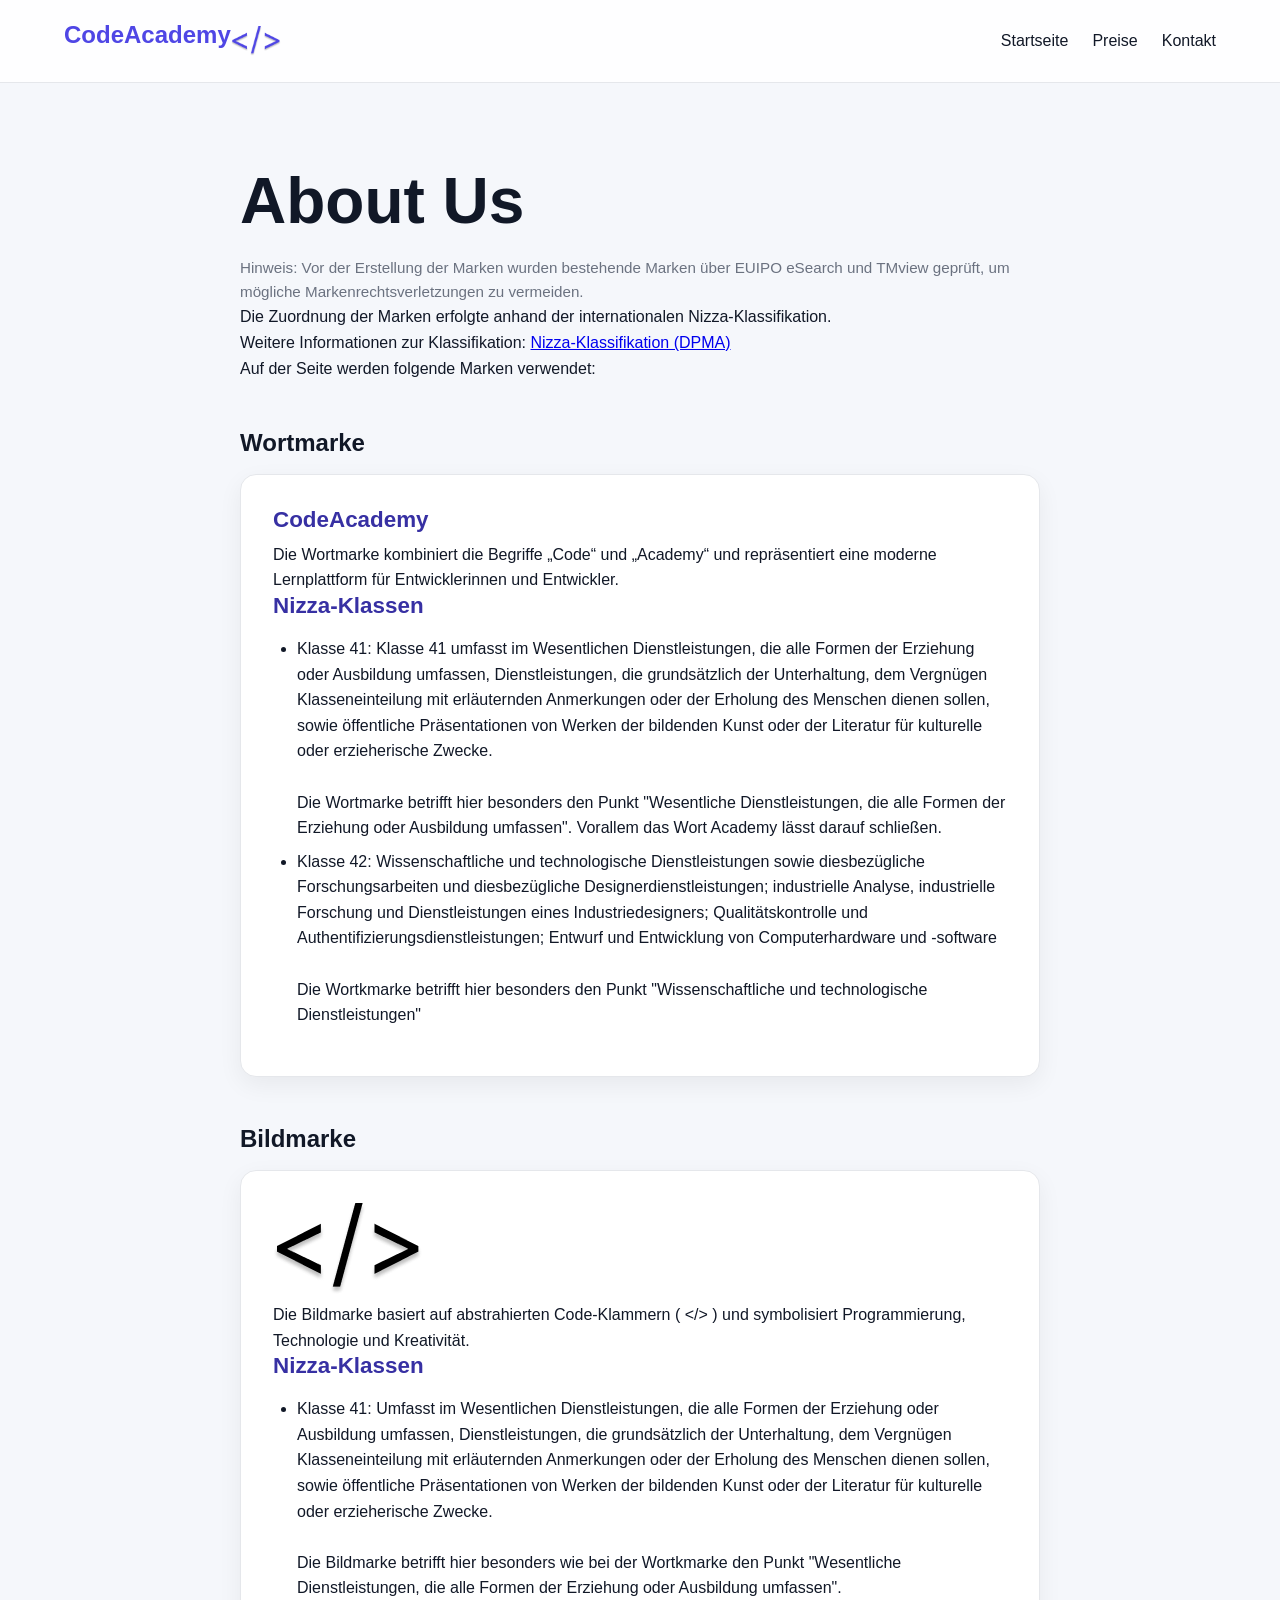
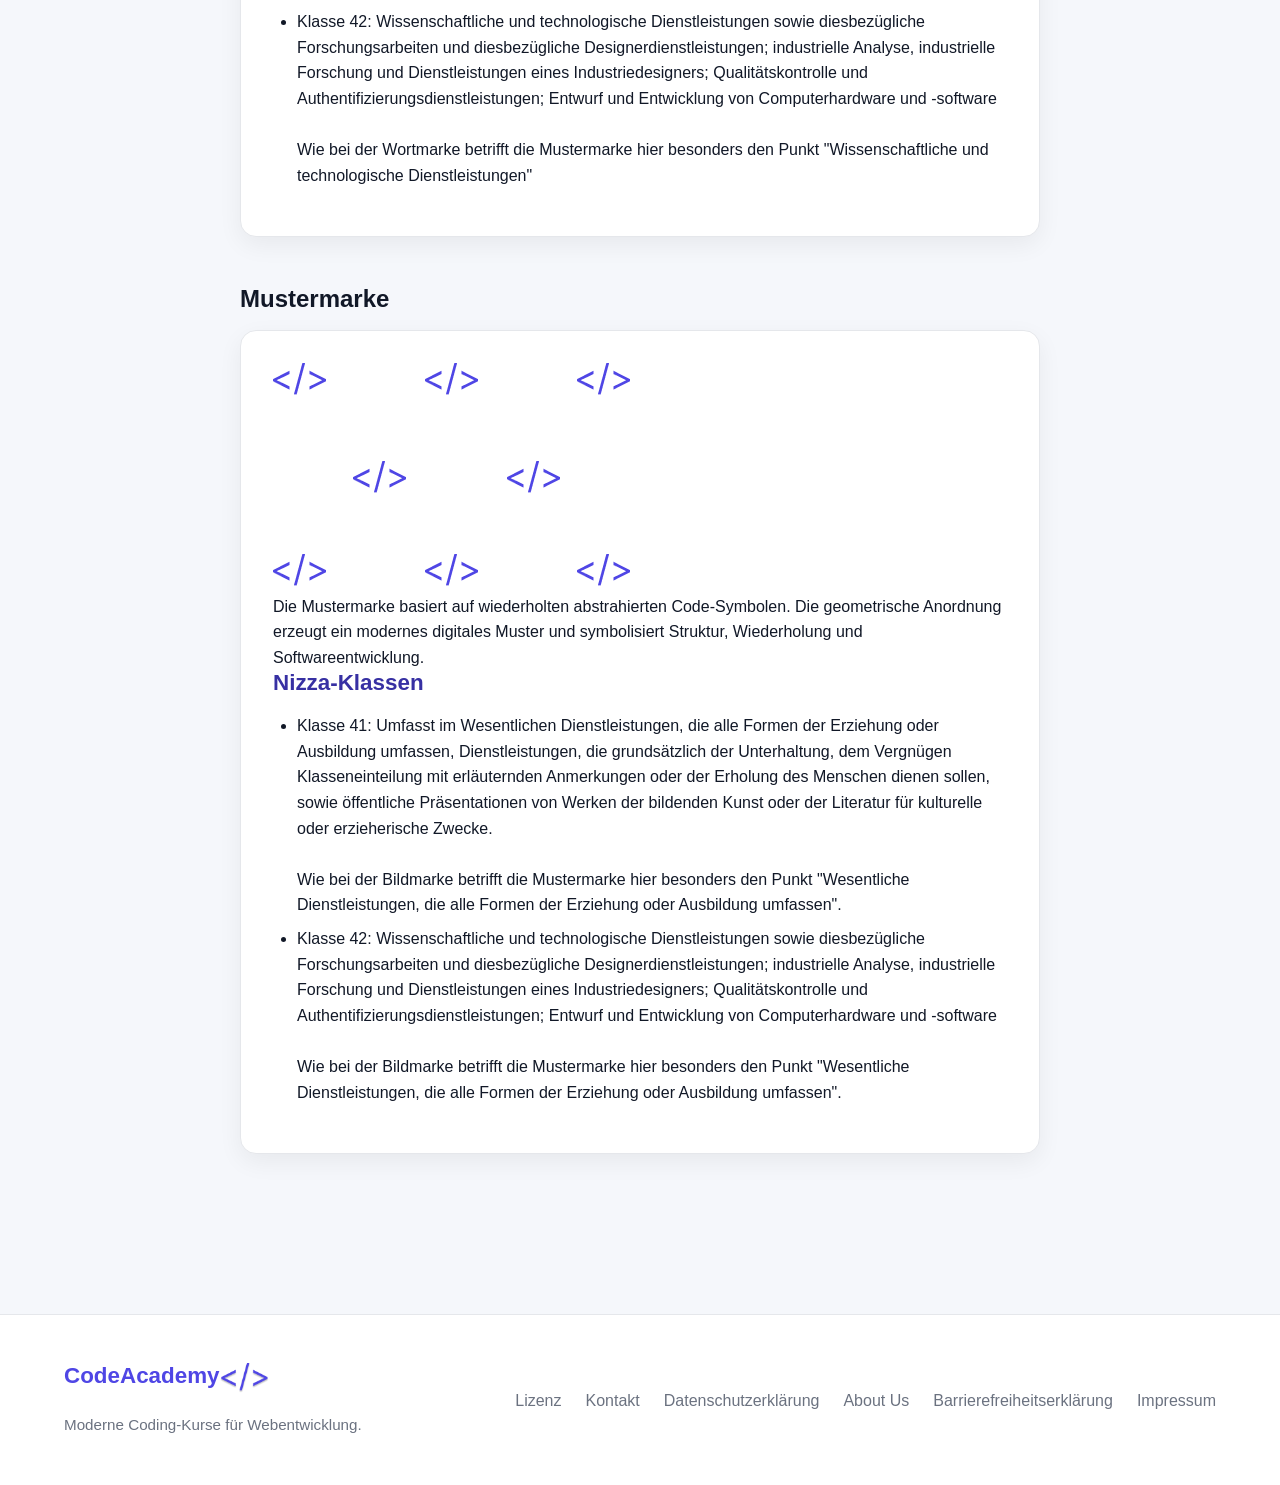
<file: aboutUs.html>
<!DOCTYPE html>
<html lang="de">
<head>
  <meta charset="UTF-8" />
  <meta name="viewport" content="width=device-width, initial-scale=1.0" />

  <title>About Us | CodeAcademy</title>

  <link rel="stylesheet" href="stylesheet.css" />
</head>

<body>

  <!-- HEADER -->
  <header class="header">

    <div class="container header-inner">

      <div class="logo">

        <span>
          CodeAcademy
        </span>

        <img
          src="images/bildmarke.png"
          alt="CodeAcademy Logo"
          class="logo-img"
        />

      </div>

      <nav class="nav">
        <a href="index.html">Startseite</a>
        <a href="index.html#preise">Preise</a>
        <a href="kontakt.html">Kontakt</a>
      </nav>

    </div>

  </header>

  <!-- ABOUT -->
  <section class="section">

    <div class="container legal-page">

      <h1>About Us</h1>

      
           <p class="muted">
              Hinweis: Vor der Erstellung der Marken wurden bestehende Marken über EUIPO eSearch und TMview geprüft, um mögliche Markenrechtsverletzungen zu vermeiden.
          <p>
  Die Zuordnung der Marken erfolgte anhand der internationalen
  Nizza-Klassifikation.
</p>

<p>
  Weitere Informationen zur Klassifikation:
  <a
    href="https://www.dpma.de/docs/marken/klassifikation_nizza/ncl13-2026_klassentitel_erl_anmerkungen.pdf"
    target="_blank"
    rel="noopener noreferrer"
  >
    Nizza-Klassifikation (DPMA)
  </a>
</p>


          Auf der Seite werden folgende Marken verwendet:
      </p>

      <!-- WORD MARK -->
      <div class="legal-block">

        <h2>Wortmarke</h2>

        <div class="card">

          <h3>CodeAcademy</h3>

          <p>
            Die Wortmarke kombiniert die Begriffe „Code“ und „Academy“ und repräsentiert eine moderne Lernplattform für Entwicklerinnen und Entwickler.
          </p>

          <h3>Nizza-Klassen</h3>

          <ul>
            <li>
              Klasse 41:
              Klasse 41 umfasst im Wesentlichen Dienstleistungen, die alle Formen der Erziehung oder
              Ausbildung umfassen, Dienstleistungen, die grundsätzlich der Unterhaltung, dem Vergnügen
              Klasseneinteilung mit erläuternden Anmerkungen
              oder der Erholung des Menschen dienen sollen, sowie öffentliche Präsentationen von Werken
              der bildenden Kunst oder der Literatur für kulturelle oder erzieherische Zwecke.

               <br>
              <br>
              Die Wortmarke betrifft hier besonders den Punkt "Wesentliche Dienstleistungen, die alle Formen der Erziehung oder
              Ausbildung umfassen". Vorallem das Wort Academy lässt darauf schließen.

            </li>

            <li>
              Klasse 42:

              Wissenschaftliche und technologische Dienstleistungen sowie diesbezügliche
              Forschungsarbeiten und diesbezügliche Designerdienstleistungen;
              industrielle Analyse, industrielle Forschung und Dienstleistungen eines Industriedesigners;
              Qualitätskontrolle und Authentifizierungsdienstleistungen;
              Entwurf und Entwicklung von Computerhardware und -software

              <br>
              <br>

              Die Wortkmarke betrifft hier besonders den Punkt "Wissenschaftliche und technologische Dienstleistungen"
            </li>
          </ul>

        </div>

      </div>

      <!-- IMAGE MARK -->
      <div class="legal-block">

        <h2>Bildmarke</h2>

        <div class="card">

          <img
            src="images/bildmarke_black.png"
            alt="CodeAcademy Bildmarke"
            class="about-logo"
          />

          <p>
            Die Bildmarke basiert auf abstrahierten Code-Klammern ( &lt;/&gt; ) und symbolisiert Programmierung, Technologie und Kreativität.
          </p>

          <h3>Nizza-Klassen</h3>

          <ul>
            <li>
              Klasse 41:
              Umfasst im Wesentlichen Dienstleistungen, die alle Formen der Erziehung oder
              Ausbildung umfassen, Dienstleistungen, die grundsätzlich der Unterhaltung, dem Vergnügen
              Klasseneinteilung mit erläuternden Anmerkungen
              oder der Erholung des Menschen dienen sollen, sowie öffentliche Präsentationen von Werken
              der bildenden Kunst oder der Literatur für kulturelle oder erzieherische Zwecke.
              

              <br>
              <br>
              Die Bildmarke betrifft hier besonders wie bei der Wortkmarke den Punkt "Wesentliche Dienstleistungen, die alle Formen der Erziehung oder
              Ausbildung umfassen". 

            </li>

            <li>
              Klasse 42:
              Wissenschaftliche und technologische Dienstleistungen sowie diesbezügliche
              Forschungsarbeiten und diesbezügliche Designerdienstleistungen;
              industrielle Analyse, industrielle Forschung und Dienstleistungen eines Industriedesigners;
              Qualitätskontrolle und Authentifizierungsdienstleistungen;
              Entwurf und Entwicklung von Computerhardware und -software


              <br>
              <br>
              Wie bei der Wortmarke betrifft die Mustermarke hier besonders den Punkt "Wissenschaftliche und technologische Dienstleistungen"
              
            </li>
          </ul>

        </div>

      </div>

      <!-- PATTERN MARK -->
      <div class="legal-block">

        <h2>Mustermarke</h2>

        <div class="card">

          <img
            src="images/Muster.png"
            alt="CodeAcademy Mustermarke"
            class="pattern-preview"
          />

          <p>
            Die Mustermarke basiert auf wiederholten abstrahierten Code-Symbolen. Die geometrische Anordnung erzeugt ein modernes digitales Muster und symbolisiert Struktur, Wiederholung und Softwareentwicklung.
          </p>

          <h3>Nizza-Klassen</h3>

          <ul>
            <li>
              Klasse 41:
              Umfasst im Wesentlichen Dienstleistungen, die alle Formen der Erziehung oder
              Ausbildung umfassen, Dienstleistungen, die grundsätzlich der Unterhaltung, dem Vergnügen
              Klasseneinteilung mit erläuternden Anmerkungen
              oder der Erholung des Menschen dienen sollen, sowie öffentliche Präsentationen von Werken
              der bildenden Kunst oder der Literatur für kulturelle oder erzieherische Zwecke.


              <br>
              <br>
              Wie bei der Bildmarke betrifft die Mustermarke hier besonders den Punkt "Wesentliche Dienstleistungen, die alle Formen der Erziehung oder
              Ausbildung umfassen". 
            </li>

            <li>
              Klasse 42:
              Wissenschaftliche und technologische Dienstleistungen sowie diesbezügliche
              Forschungsarbeiten und diesbezügliche Designerdienstleistungen;
              industrielle Analyse, industrielle Forschung und Dienstleistungen eines Industriedesigners;
              Qualitätskontrolle und Authentifizierungsdienstleistungen;
              Entwurf und Entwicklung von Computerhardware und -software


              <br>
              <br>
              Wie bei der Bildmarke betrifft die Mustermarke hier besonders den Punkt "Wesentliche Dienstleistungen, die alle Formen der Erziehung oder
              Ausbildung umfassen". 
            </li>
          </ul>

        </div>

      </div>

 
</p>

  </section>

   <footer class="footer">
    <div class="container footer-inner">
  
      <div class="footer-logo">
        <div style="display: flex; flex-direction: row;">
        <h3>CodeAcademy</h3>


        <img style="padding-bottom: 20px;"
        src="images/bildmarke.png"
        alt="CodeAcademy Logo"
        class="logo-img"/>

        </div>
        <p class="muted">
          Moderne Coding-Kurse für Webentwicklung.
        </p>

          
      </div>
  
      <nav class="footer-nav">
        <a href="lizenz.html">Lizenz</a>
        <a href="kontakt.html">Kontakt</a>
        <a href="datenschutz.html">Datenschutzerklärung</a>
        <a href="aboutUs.html">About Us</a>
        <a href="barrierefreiheit.html">Barrierefreiheitserklärung</a>
        <a href="impressum.html">Impressum</a>
      </nav>
  
    </div>
  </footer>

  



</body>
</html>
</file>
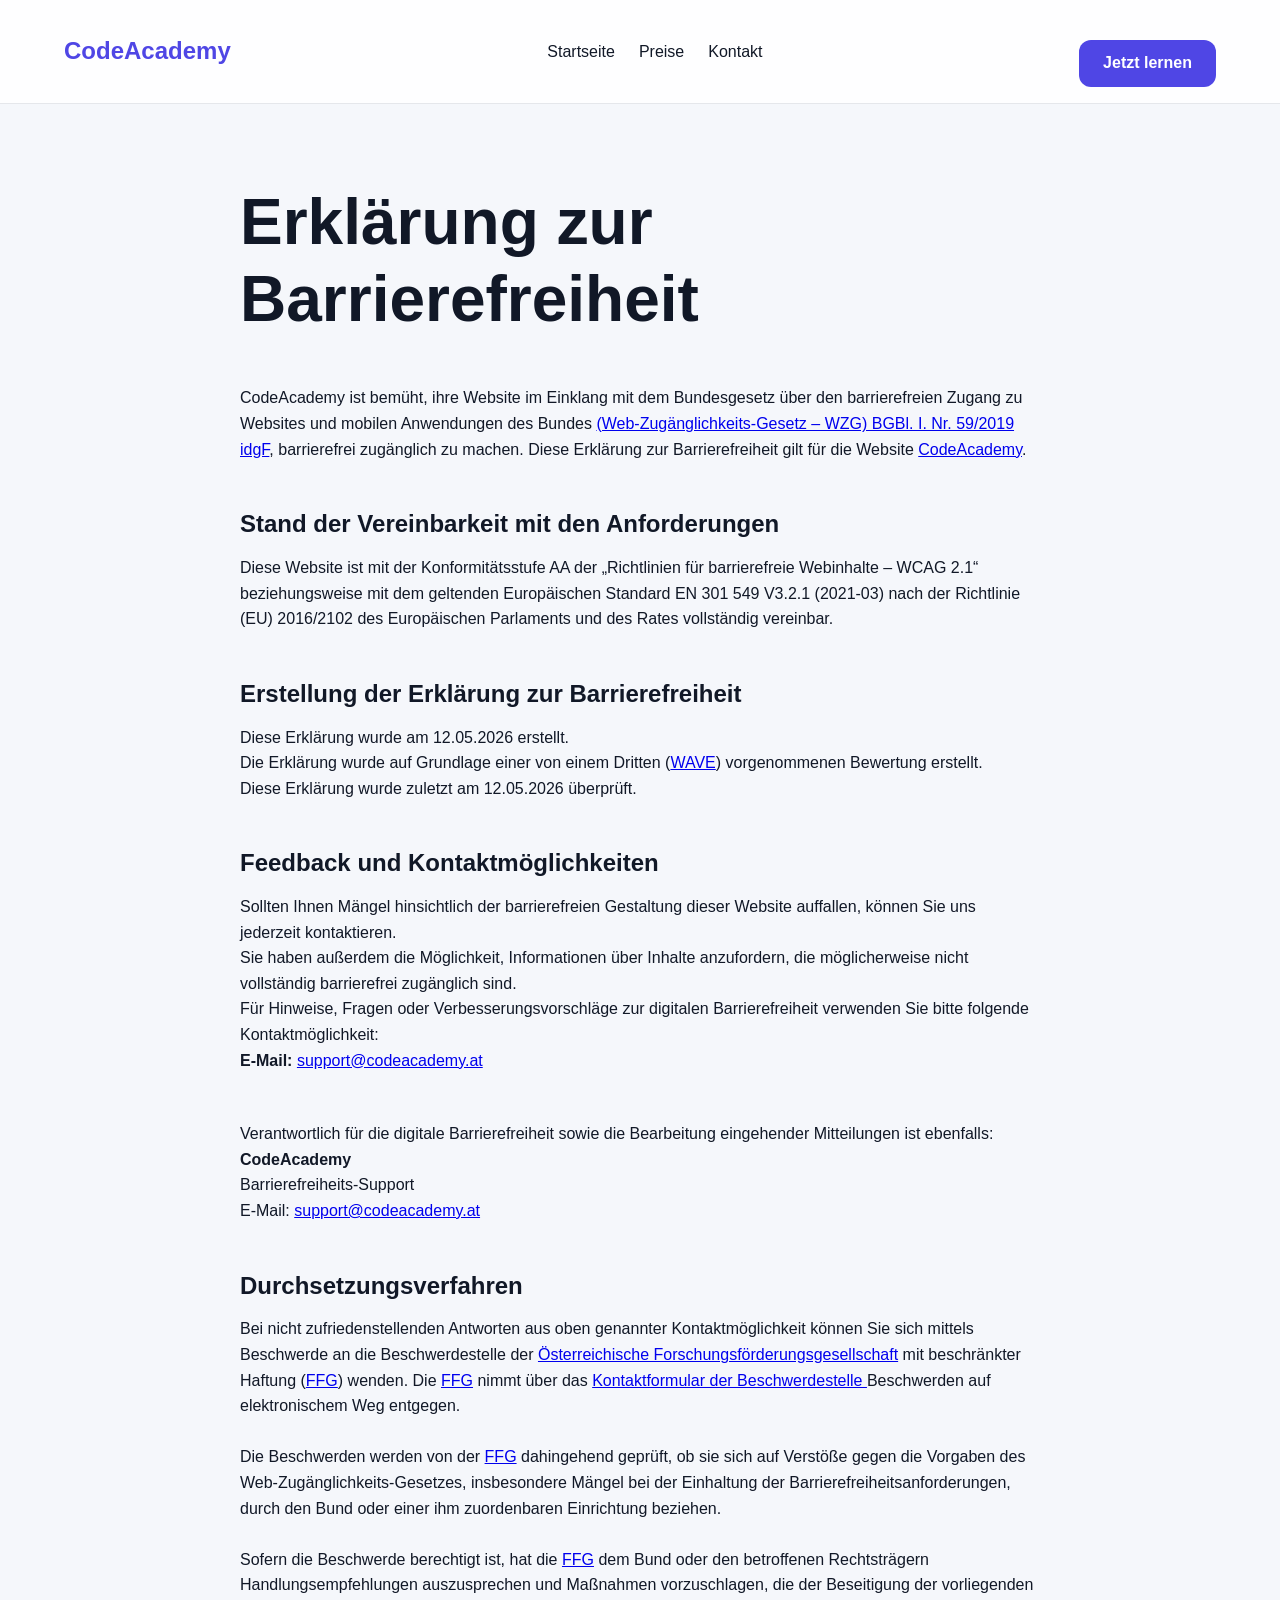
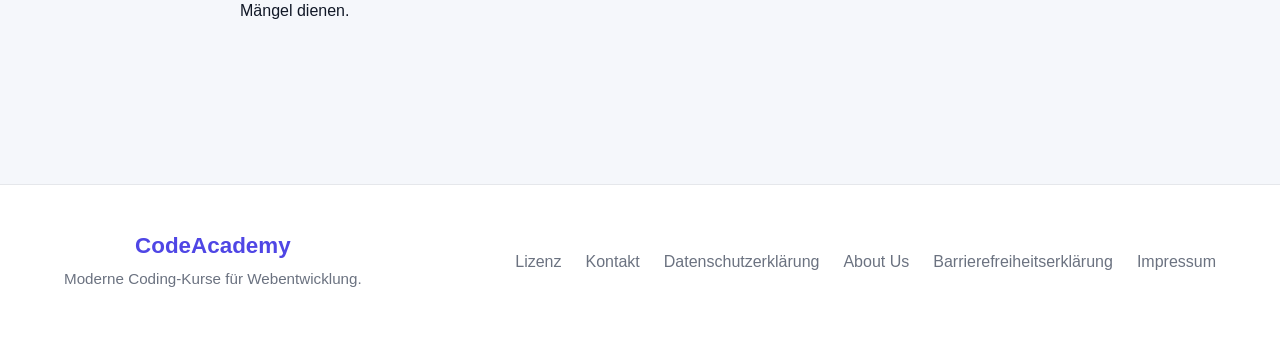
<file: barrierefreiheit.html>
<!DOCTYPE html>
<html lang="de">
<head>
  <meta charset="UTF-8" />
  <meta name="viewport" content="width=device-width, initial-scale=1.0" />

  <title>Barrierefreiheitserklärung | CodeAcademy</title>

  <link rel="stylesheet" href="stylesheet.css" />
</head>

<body>

  <!-- HEADER -->
  <header class="header">
    <div class="container header-inner">

      <div class="logo">
        CodeAcademy
      </div>

      <nav class="nav">
        <a href="index.html">Startseite</a>
        <a href="index.html#preise">Preise</a>
        <a href="kontakt.html">Kontakt</a>
      </nav>

      <button class="btn">
        Jetzt lernen
      </button>

    </div>
  </header>

  <!-- BARRIEREFREIHEIT -->
  <section class="section">
    <div class="container legal-page">

      <h1>Erklärung zur Barrierefreiheit</h1>



      <!-- EINLEITUNG -->
      <div class="legal-block">

        <p>
       CodeAcademy ist bemüht, ihre Website im Einklang mit dem 
       Bundesgesetz über den barrierefreien Zugang zu Websites und mobilen 
       Anwendungen des Bundes <a href="https://eur-lex.europa.eu/legal-content/DE/TXT/?uri=CELEX%3A32016L2102" target="_blank">(Web-Zugänglichkeits-Gesetz – WZG) BGBl. I. Nr. 59/2019 idgF</a>, barrierefrei zugänglich zu machen. 
       Diese Erklärung zur Barrierefreiheit gilt für die Website <a href="https://icefighter156.github.io/DIRWebshop/">CodeAcademy</a>.
        </p>


      </div>


    <div class="legal-block">
        <h2>Stand der Vereinbarkeit mit den Anforderungen</h2>

        <p>
         Diese Website ist mit der Konformitätsstufe AA der 
         „Richtlinien für barrierefreie Webinhalte – WCAG 2.1“ 
         beziehungsweise mit dem geltenden Europäischen Standard EN 301 549 V3.2.1 (2021-03) 
         nach der Richtlinie (EU) 2016/2102 des Europäischen Parlaments und des Rates vollständig vereinbar.
        </p>

      </div>
      

        <div class="legal-block">
        <h2>Erstellung der Erklärung zur Barrierefreiheit</h2>

        <p>
         Diese Erklärung wurde am 12.05.2026 erstellt.
        </p>

         <p>
         Die Erklärung wurde auf Grundlage einer von 
         einem Dritten (<a href="https://wave.webaim.org/" target="_blank">WAVE</a>) vorgenommenen Bewertung erstellt.
        </p>

        <p>
        Diese Erklärung wurde zuletzt am 12.05.2026 überprüft.
        </p>
      </div>



    <div class="legal-block">
        <h2>Feedback und Kontaktmöglichkeiten</h2>
      <p>
        Sollten Ihnen Mängel hinsichtlich der barrierefreien Gestaltung dieser
        Website auffallen, können Sie uns jederzeit kontaktieren.
      </p>

      <p>
        Sie haben außerdem die Möglichkeit, Informationen über Inhalte
        anzufordern, die möglicherweise nicht vollständig barrierefrei
        zugänglich sind.
      </p>

      <p>
        Für Hinweise, Fragen oder Verbesserungsvorschläge zur digitalen
        Barrierefreiheit verwenden Sie bitte folgende Kontaktmöglichkeit:
      </p>

      <p>
        <strong>E-Mail:</strong>
        <a href="mailto:support@codeacademy.at">
          support@codeacademy.at
        </a>
      </p>

     
    </div>

    <div class="legal-block">

      <p>
        Verantwortlich für die digitale Barrierefreiheit sowie die Bearbeitung
        eingehender Mitteilungen ist ebenfalls:
      </p>

      <p>
        <strong>CodeAcademy</strong><br />
        Barrierefreiheits-Support<br />
        E-Mail:
        <a href="mailto:support@codeacademy.at">
          support@codeacademy.at
        </a>
      </p>
    </div>




      <div class="legal-block">
        <h2>Durchsetzungsverfahren</h2>
     <p>
        Bei nicht zufriedenstellenden Antworten aus oben genannter 
        Kontaktmöglichkeit können Sie sich mittels Beschwerde an die 
        Beschwerdestelle der <a href="https://www.ffg.at/" target="_blank">Österreichische Forschungsförderungsgesellschaft</a> 
        mit beschränkter Haftung (<a href="https://www.ffg.at/" target="_blank">FFG</a>) wenden.
         Die <a href="https://www.ffg.at/" target="_blank">FFG</a> nimmt über das <a href="https://www.digitalbarrierefrei.at/de/beschwerdestelle/kontaktformular-beschwerdestelle" target="_blank">Kontaktformular der Beschwerdestelle </a> Beschwerden 
         auf elektronischem Weg entgegen.
     </p>
     <br>
     <p>
        Die Beschwerden werden von der <a href="https://www.ffg.at/" target="_blank">FFG</a> dahingehend geprüft, ob sie sich auf Verstöße gegen die Vorgaben des Web-Zugänglichkeits-Gesetzes, insbesondere Mängel bei der Einhaltung der Barrierefreiheitsanforderungen, durch den Bund oder einer ihm zuordenbaren Einrichtung beziehen.
     </p>
     <br>
     <p>
        Sofern die Beschwerde berechtigt ist, hat die <a href="https://www.ffg.at/" target="_blank">FFG</a> dem Bund oder den betroffenen Rechtsträgern Handlungsempfehlungen auszusprechen und Maßnahmen vorzuschlagen, die der Beseitigung der vorliegenden Mängel dienen.
     </p>
     
    </div>
  </div>




</section>






 <footer class="footer">
    <div class="container footer-inner">
  
      <div class="footer-logo">
        <h3>CodeAcademy</h3>
        <p class="muted">
          Moderne Coding-Kurse für Webentwicklung.
        </p>
      </div>
  
      <nav class="footer-nav">
        <a href="lizenz.html">Lizenz</a>
        <a href="kontakt.html">Kontakt</a>
        <a href="datenschutz.html">Datenschutzerklärung</a>
        <a href="aboutUs.html">About Us</a>
        <a href="barrierefreiheit.html">Barrierefreiheitserklärung</a>
        <a href="impressum.html">Impressum</a>
      </nav>
  
    </div>
  </footer>

</body>
</html>
</file>
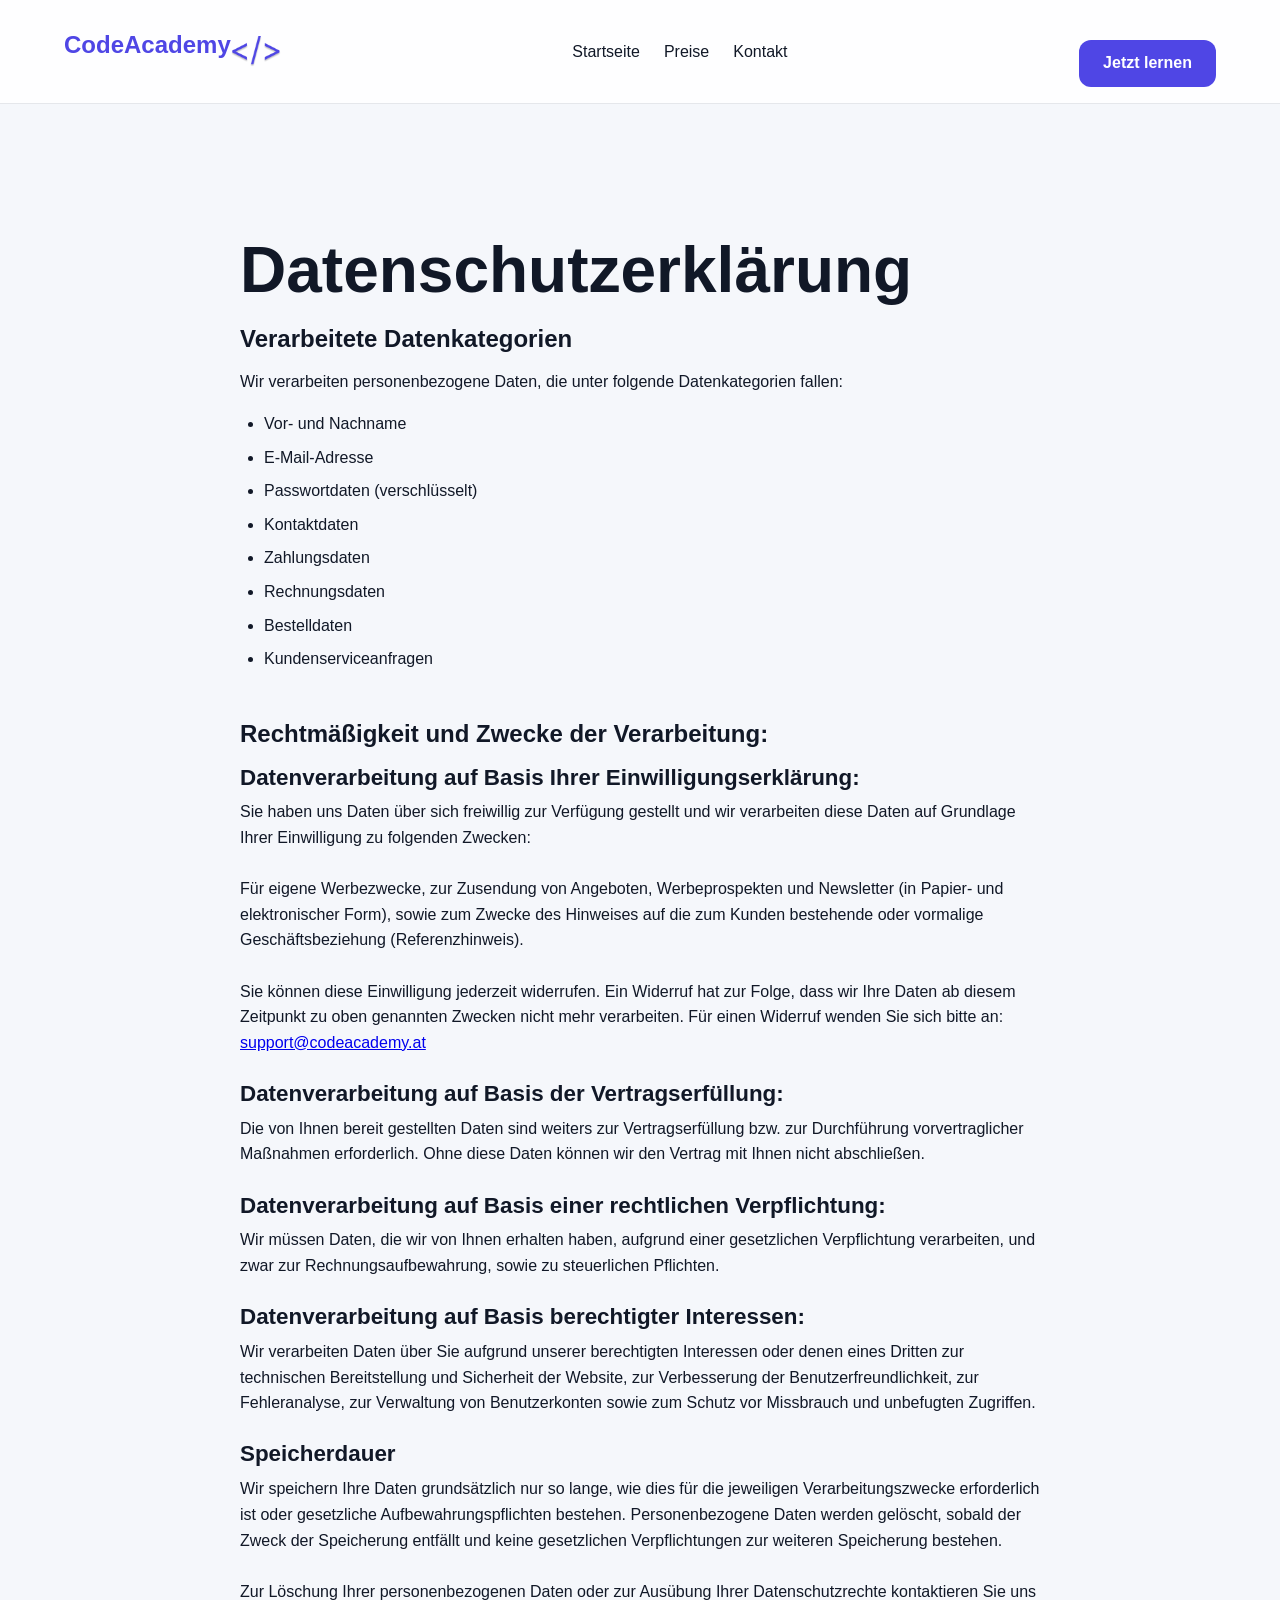
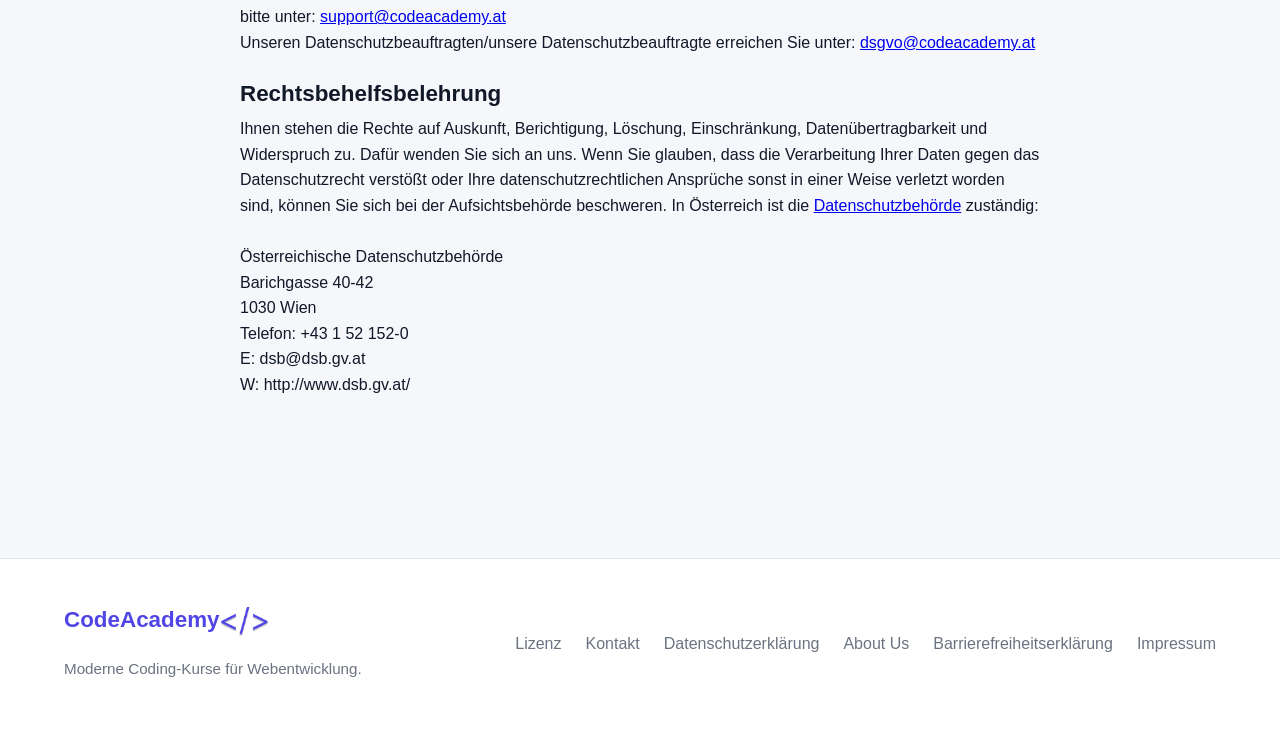
<file: datenschutz.html>
<!DOCTYPE html>
<html lang="de">

<head>
  <meta charset="UTF-8" />
  <meta name="viewport" content="width=device-width, initial-scale=1.0" />

  <title>Datenschutzerklärung | CodeAcademy</title>

  <link rel="stylesheet" href="stylesheet.css" />
</head>

<body>

  <!-- HEADER -->
  <header class="header">
    <div class="container header-inner">

      <div class="logo">

        <span>
          CodeAcademy
        </span>

        <img src="images/bildmarke.png" alt="CodeAcademy Logo" class="logo-img" />

      </div>

      <nav class="nav">
        <a href="index.html">Startseite</a>
        <a href="index.html#preise">Preise</a>
        <a href="kontakt.html">Kontakt</a>
      </nav>

      <button class="btn">
        Jetzt lernen
      </button>

    </div>
  </header>

  <!-- DATENSCHUTZ -->
  <section class="section">
    <div class="container legal-page">
      <div class="legal-block">

        <h1>Datenschutzerklärung</h1>

        <h2>Verarbeitete Datenkategorien</h2>

        <p>
          Wir verarbeiten personenbezogene Daten, die unter folgende
          Datenkategorien fallen:
        </p>

        <ul>

          <li>
            Vor- und Nachname
          </li>

          <li>
            E-Mail-Adresse
          </li>

          <li>
            Passwortdaten (verschlüsselt)
          </li>

          <li>
            Kontaktdaten
          </li>

          <li>
            Zahlungsdaten
          </li>

          <li>
            Rechnungsdaten
          </li>

          <li>
            Bestelldaten
          </li>

          <li>
            Kundenserviceanfragen
          </li>

        </ul>

      </div>

      <div class="legal-block">

        <h2>Rechtmäßigkeit und Zwecke der Verarbeitung:</h2>

        <h3>Datenverarbeitung auf Basis Ihrer Einwilligungserklärung:</h3>

        <p>
          Sie haben uns Daten über sich freiwillig zur
          Verfügung gestellt und wir verarbeiten diese Daten auf
          Grundlage Ihrer Einwilligung zu folgenden Zwecken:
        </p>
        <br>

        <p>
          Für eigene Werbezwecke, zur Zusendung von Angeboten,
          Werbeprospekten und Newsletter (in Papier- und elektronischer Form),
          sowie zum Zwecke des Hinweises auf die zum Kunden bestehende oder vormalige
          Geschäftsbeziehung (Referenzhinweis).
        </p>
        <br>
        <p>
          Sie können diese Einwilligung jederzeit widerrufen.
          Ein Widerruf hat zur Folge, dass wir Ihre Daten ab diesem Zeitpunkt zu oben genannten Zwecken nicht mehr
          verarbeiten.
          Für einen Widerruf wenden Sie sich bitte an: <a href="mailto:support@codeacademy.at">
            support@codeacademy.at</a>
        </p>

        <br>
        <h3>Datenverarbeitung auf Basis der Vertragserfüllung:</h3>
        <p>
          Die von Ihnen bereit gestellten Daten sind weiters zur
          Vertragserfüllung bzw. zur Durchführung vorvertraglicher
          Maßnahmen erforderlich. Ohne diese Daten können wir den Vertrag
          mit Ihnen nicht abschließen.
        </p>


        <br>
        <h3>Datenverarbeitung auf Basis einer rechtlichen Verpflichtung:</h3>

        <p>
          Wir müssen Daten, die wir von Ihnen erhalten haben, aufgrund einer gesetzlichen Verpflichtung verarbeiten, und
          zwar zur Rechnungsaufbewahrung, sowie zu steuerlichen Pflichten.
        </p>

        <br>

        <h3> Datenverarbeitung auf Basis berechtigter Interessen:</h3>
        <p>
          Wir verarbeiten Daten über Sie aufgrund unserer berechtigten Interessen oder denen eines Dritten zur
          technischen Bereitstellung und Sicherheit der Website, zur Verbesserung der Benutzerfreundlichkeit, zur
          Fehleranalyse, zur Verwaltung von Benutzerkonten sowie zum Schutz vor Missbrauch und unbefugten Zugriffen.
        </p>

        <br>

        <h3> Speicherdauer </h3>

        <p>

          Wir speichern Ihre Daten grundsätzlich nur so lange, wie dies für die jeweiligen Verarbeitungszwecke
          erforderlich ist oder gesetzliche Aufbewahrungspflichten bestehen.

          Personenbezogene Daten werden gelöscht, sobald der Zweck der Speicherung entfällt und keine gesetzlichen
          Verpflichtungen zur weiteren Speicherung bestehen.

        </p>

        <br>

        <p>
          Zur Löschung Ihrer personenbezogenen Daten oder zur Ausübung Ihrer Datenschutzrechte kontaktieren Sie uns
          bitte unter:
          <a href="mailto:support@codeacademy.at">
            support@codeacademy.at
          </a>


          <br>
          Unseren Datenschutzbeauftragten/unsere Datenschutzbeauftragte erreichen Sie unter: <a
            href="mailto:dsgvo@codeacademy.at">
            dsgvo@codeacademy.at
          </a>


        </p>

        <br>

        <h3> Rechtsbehelfsbelehrung </h3>

        <p>
          Ihnen stehen die Rechte auf Auskunft, Berichtigung, Löschung,
          Einschränkung, Datenübertragbarkeit und Widerspruch zu.
          Dafür wenden Sie sich an uns. Wenn Sie glauben, dass die
          Verarbeitung Ihrer Daten gegen das Datenschutzrecht verstößt oder
          Ihre datenschutzrechtlichen Ansprüche sonst in einer Weise verletzt
          worden sind, können Sie sich bei der Aufsichtsbehörde beschweren.
          In Österreich ist die <a href="http://www.dsb.gv.at/" target="_blank">Datenschutzbehörde</a> zuständig:
          <br>
          <br>
          Österreichische Datenschutzbehörde
          <br>
          Barichgasse 40-42
          <br>
          1030 Wien
          <br>
          Telefon: +43 1 52 152-0
          <br>
          E: dsb@dsb.gv.at
          <br>
          W: http://www.dsb.gv.at/
          <br>

        </p>


      </div>
    </div>
  </section>

  <!-- FOOTER -->
  <footer class="footer">
    <div class="container footer-inner">

      <div class="footer-logo">
        <div style="display: flex; flex-direction: row;">
          <h3>CodeAcademy</h3>


          <img style="padding-bottom: 20px;" src="images/bildmarke.png" alt="CodeAcademy Logo" class="logo-img" />

        </div>
        <p class="muted">
          Moderne Coding-Kurse für Webentwicklung.
        </p>


      </div>

      <nav class="footer-nav">
        <a href="lizenz.html">Lizenz</a>
        <a href="kontakt.html">Kontakt</a>
        <a href="datenschutz.html">Datenschutzerklärung</a>
        <a href="aboutUs.html">About Us</a>
        <a href="barrierefreiheit.html">Barrierefreiheitserklärung</a>
        <a href="impressum.html">Impressum</a>
      </nav>

    </div>
  </footer>

</body>

</html>
</file>
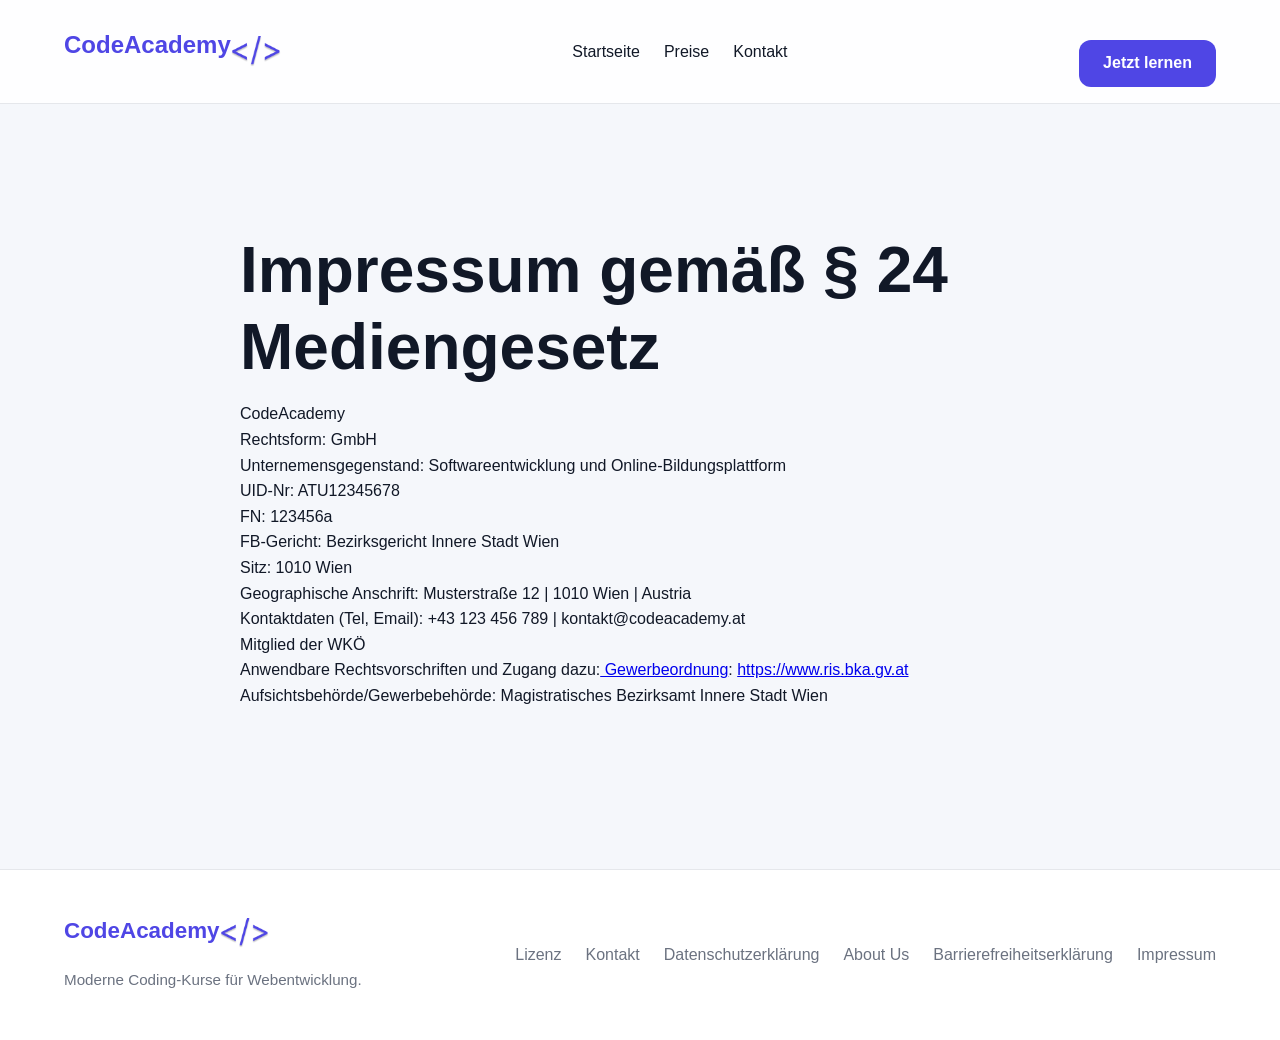
<file: impressum.html>
<!DOCTYPE html>
<html lang="de">

<head>
    <meta charset="UTF-8" />
    <meta name="viewport" content="width=device-width, initial-scale=1.0" />

    <title>Datenschutzerklärung | CodeAcademy</title>

    <link rel="stylesheet" href="stylesheet.css" />
</head>

<body>

    <!-- HEADER -->
    <header class="header">
        <div class="container header-inner">

            <div class="logo">

                <span>
                    CodeAcademy
                </span>

                <img src="images/bildmarke.png" alt="CodeAcademy Logo" class="logo-img" />

            </div>

            <nav class="nav">
                <a href="index.html">Startseite</a>
                <a href="index.html#preise">Preise</a>
                <a href="kontakt.html">Kontakt</a>
            </nav>

            <button class="btn">
                Jetzt lernen
            </button>

        </div>
    </header>

    <!-- DATENSCHUTZ -->
    <section class="section">
        <div class="container legal-page">
            <div class="legal-block">

                <h1>Impressum gemäß § 24 Mediengesetz</h1>


                <p>
                    CodeAcademy
                    <br>
                    Rechtsform: GmbH
                    <br>
                    Unternemensgegenstand: Softwareentwicklung und Online-Bildungsplattform
                    <br>
                    UID-Nr: ATU12345678
                    <br>
                    FN: 123456a
                    <br>
                    FB-Gericht: Bezirksgericht Innere Stadt Wien
                    <br>
                    Sitz: 1010 Wien
                    <br>

                    Geographische Anschrift: Musterstraße 12 | 1010 Wien | Austria
                    <br>
                    Kontaktdaten (Tel, Email): +43 123 456 789 | kontakt@codeacademy.at


                    <br>
                    Mitglied der WKÖ 

                    <br>

                    Anwendbare Rechtsvorschriften und Zugang dazu:<a href="https://www.ris.bka.gv.at/GeltendeFassung.wxe?Abfrage=Bundesnormen&Gesetzesnummer=10007517" target="_blank"> Gewerbeordnung</a>: <a href="https://www.ris.bka.gv.at" target="_blank"> https://www.ris.bka.gv.at</a>
                
                    <br>
                    Aufsichtsbehörde/Gewerbebehörde: Magistratisches Bezirksamt Innere Stadt Wien

                </p>

            </div>


        </div>
    </section>

    <!-- FOOTER -->
    <footer class="footer">
        <div class="container footer-inner">

            <div class="footer-logo">
                <div style="display: flex; flex-direction: row;">
                    <h3>CodeAcademy</h3>


                    <img style="padding-bottom: 20px;" src="images/bildmarke.png" alt="CodeAcademy Logo"
                        class="logo-img" />

                </div>
                <p class="muted">
                    Moderne Coding-Kurse für Webentwicklung.
                </p>


            </div>

            <nav class="footer-nav">
                <a href="lizenz.html">Lizenz</a>
                <a href="kontakt.html">Kontakt</a>
                <a href="datenschutz.html">Datenschutzerklärung</a>
                <a href="aboutUs.html">About Us</a>
                <a href="barrierefreiheit.html">Barrierefreiheitserklärung</a>
                <a href="impressum.html">Impressum</a>
            </nav>

        </div>
    </footer>

</body>

</html>
</file>
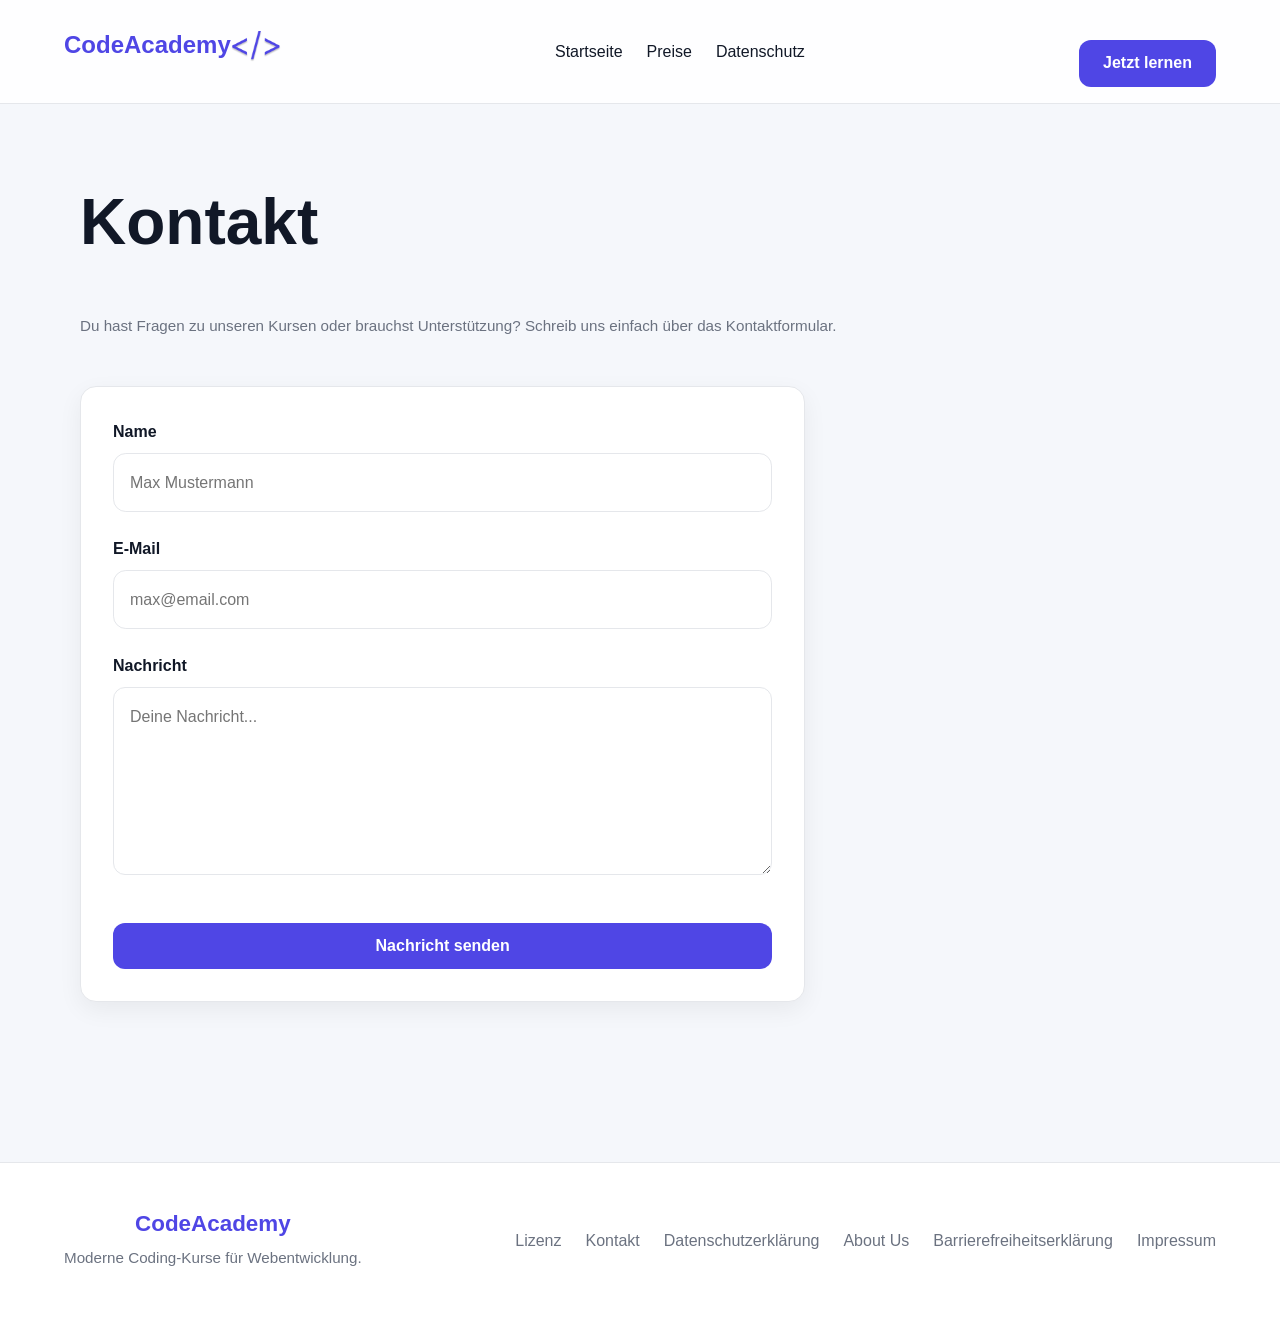
<file: kontakt.html>
<!DOCTYPE html>
<html lang="de">
<head>
  <meta charset="UTF-8" />
  <meta name="viewport" content="width=device-width, initial-scale=1.0" />

  <title>Kontakt | CodeAcademy</title>

  <link rel="stylesheet" href="stylesheet.css" />
</head>

<body>

  <!-- HEADER -->
  <header class="header">
    <div class="container header-inner">

    <div class="logo">

  <span>
    CodeAcademy
  </span>

    <img style="padding-bottom: 10px;"
    src="images/bildmarke.png"
    alt="CodeAcademy Logo"
    class="logo-img"/>

</div>

      <nav class="nav">
        <a href="index.html">Startseite</a>
        <a href="index.html#preise">Preise</a>
        <a href="datenschutz.html">Datenschutz</a>
      </nav>

      <button class="btn">
        Jetzt lernen
      </button>

    </div>
  </header>

  <!-- KONTAKT -->
  <section class="section">
    <div class="container contact-page">

      <h1>Kontakt</h1>

      <p class="muted contact-intro">
        Du hast Fragen zu unseren Kursen oder brauchst Unterstützung?
        Schreib uns einfach über das Kontaktformular.
      </p>

      <!-- KONTAKT BOX -->
      <div class="contact-grid">

        <!-- FORMULAR -->
        <div class="card">

          <form class="contact-form">

            <div class="form-group">
              <label for="name">Name</label>
              <input type="text" id="name" placeholder="Max Mustermann" />
            </div>

            <div class="form-group">
              <label for="email">E-Mail</label>
              <input type="email" id="email" placeholder="max@email.com" />
            </div>

            <div class="form-group">
              <label for="message">Nachricht</label>

              <textarea
                id="message"
                rows="6"
                placeholder="Deine Nachricht..."
              ></textarea>
            </div>

            <button type="submit" class="btn">
              Nachricht senden
            </button>

          </form>

        </div>

      </div>

    </div>
  </section>

  <footer class="footer">
    <div class="container footer-inner">
  
      <div class="footer-logo">
        <h3>CodeAcademy</h3>
        <p class="muted">
          Moderne Coding-Kurse für Webentwicklung.
        </p>
      </div>
  
      <nav class="footer-nav">
        <a href="lizenz.html">Lizenz</a>
        <a href="kontakt.html">Kontakt</a>
        <a href="datenschutz.html">Datenschutzerklärung</a>
        <a href="aboutUs.html">About Us</a>
        <a href="barrierefreiheit.html">Barrierefreiheitserklärung</a>
        <a href="impressum.html">Impressum</a>
      </nav>
  
    </div>
  </footer>
</body>
</html>
</file>
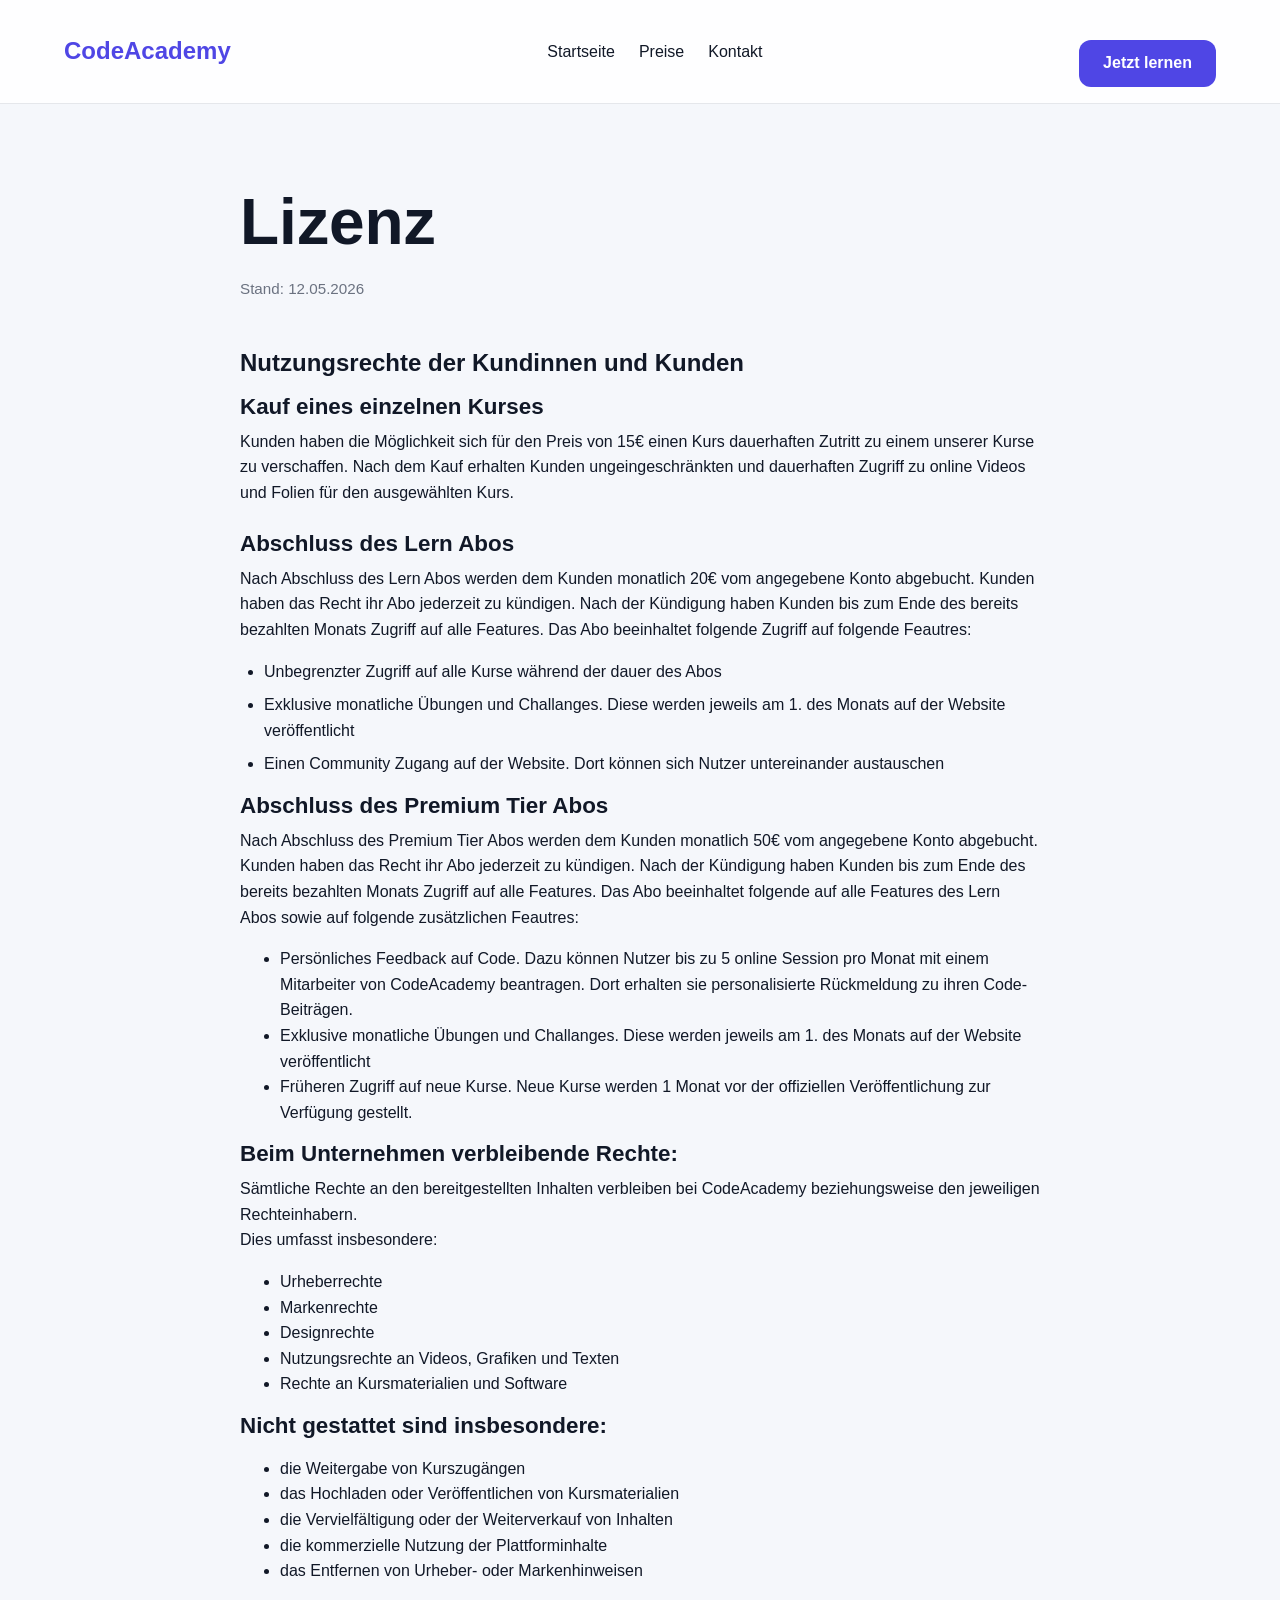
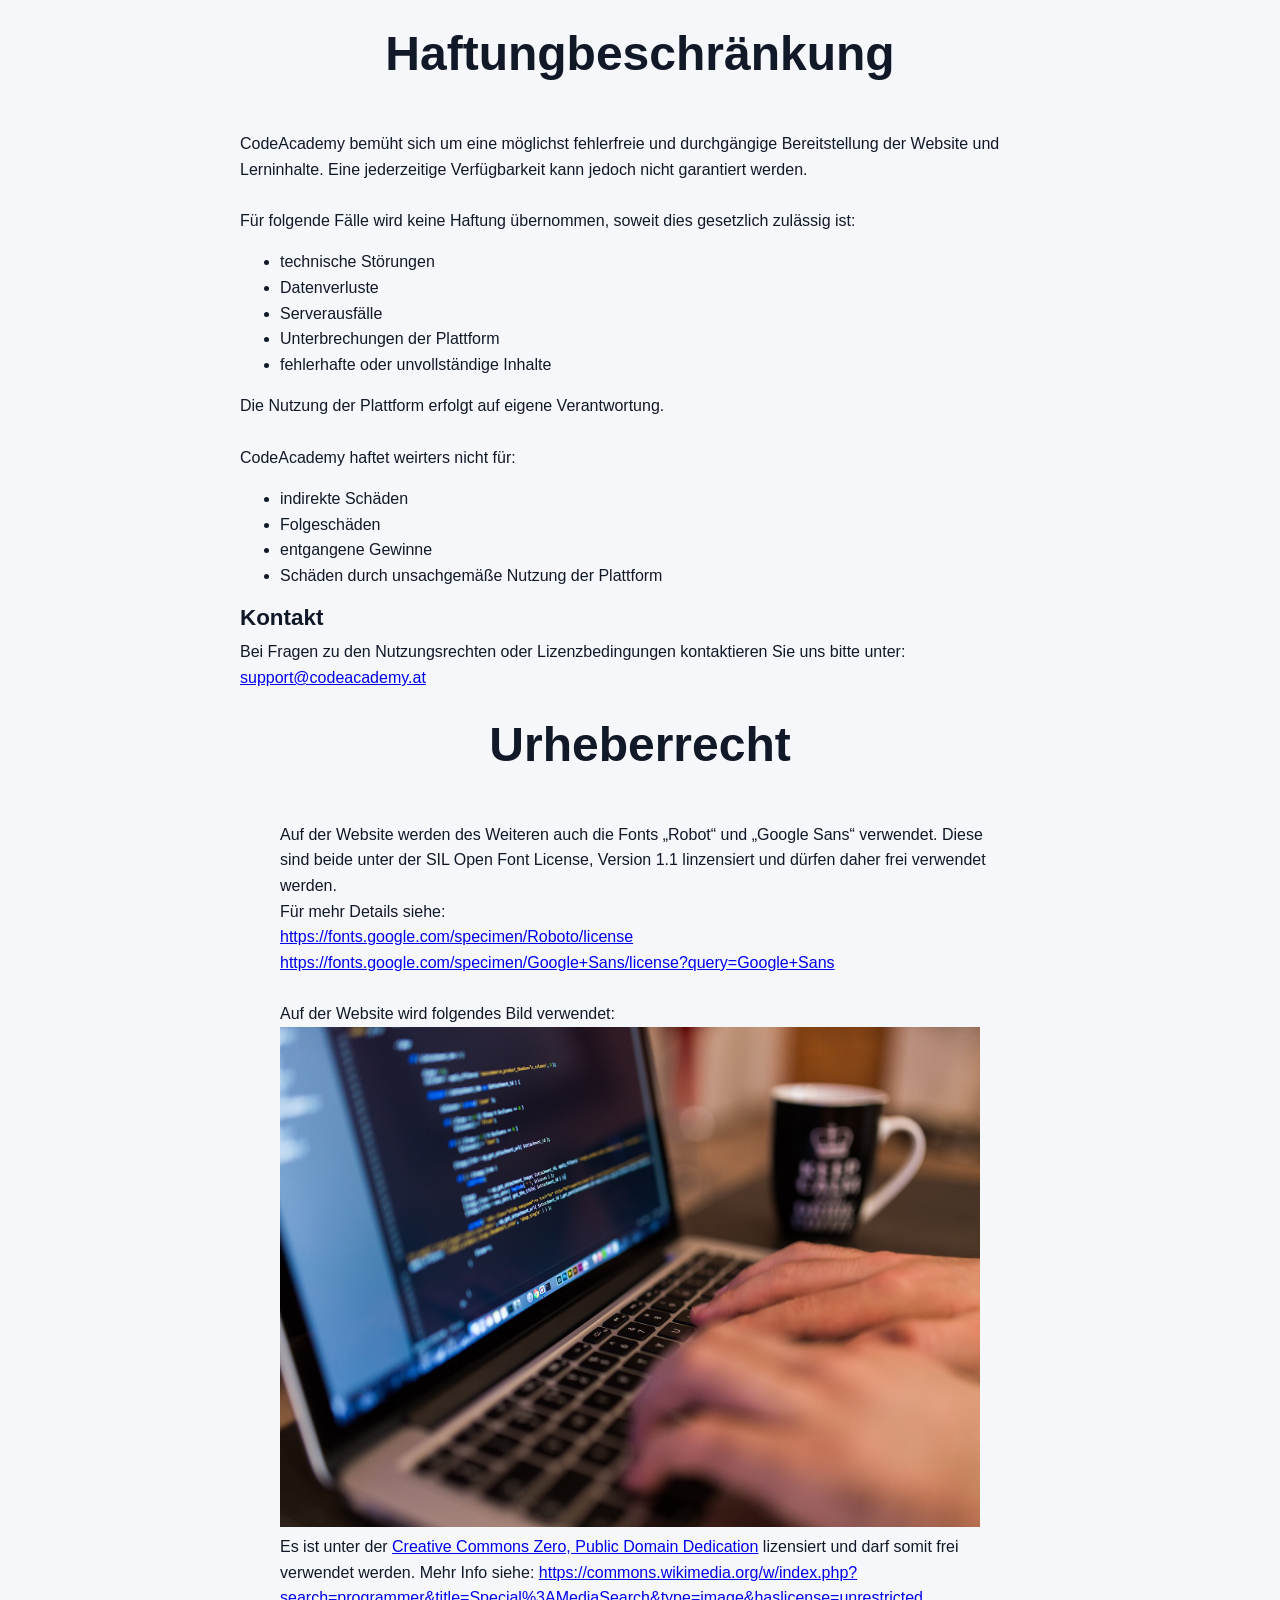
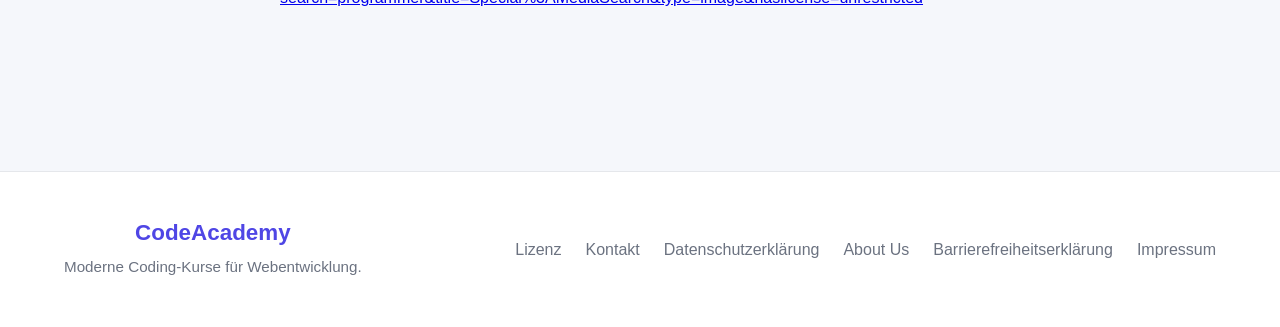
<file: lizenz.html>
<!DOCTYPE html>
<html lang="de">

<head>
  <meta charset="UTF-8" />
  <meta name="viewport" content="width=device-width, initial-scale=1.0" />

  <title>Lizenz | CodeAcademy</title>

  <link rel="stylesheet" href="stylesheet.css" />
</head>

<body>

  <!-- HEADER -->
  <header class="header">
    <div class="container header-inner">

      <div class="logo">
        CodeAcademy
      </div>

      <nav class="nav">
        <a href="index.html">Startseite</a>
        <a href="index.html#preise">Preise</a>
        <a href="kontakt.html">Kontakt</a>
      </nav>

      <button class="btn">
        Jetzt lernen
      </button>

    </div>
  </header>

  <!-- LIZENZ -->
  <section class="section">
    <div class="container legal-page">

      <h1>Lizenz</h1>

      <p class="muted">
        Stand: 12.05.2026
      </p>

      <!-- EINLEITUNG -->
      <div class="legal-block">
        <h2>Nutzungsrechte der Kundinnen und Kunden</h2>
        <h3>Kauf eines einzelnen Kurses</h3>
        <p>
          Kunden haben die Möglichkeit sich für den Preis von 15€ einen Kurs dauerhaften Zutritt zu einem unserer Kurse
          zu verschaffen.
          Nach dem Kauf erhalten Kunden ungeingeschränkten und dauerhaften Zugriff zu online Videos und Folien für den
          ausgewählten Kurs.
        </p>

        <br>
        <h3>Abschluss des Lern Abos</h3>
        <p>
          Nach Abschluss des Lern Abos werden dem Kunden monatlich 20€ vom angegebene Konto abgebucht.
          Kunden haben das Recht ihr Abo jederzeit zu kündigen. Nach der Kündigung haben Kunden bis zum Ende des bereits
          bezahlten Monats Zugriff auf alle Features.

          Das Abo beeinhaltet folgende Zugriff auf folgende Feautres:

        <ul>
          <li>Unbegrenzter Zugriff auf alle Kurse während der dauer des Abos</li>
          <li>Exklusive monatliche Übungen und Challanges. Diese werden jeweils am 1. des Monats auf der Website
            veröffentlicht </li>
          <li>Einen Community Zugang auf der Website. Dort können sich Nutzer untereinander austauschen</li>
          </p>
      </div>


      <h3>Abschluss des Premium Tier Abos</h3>
      <p>
        Nach Abschluss des Premium Tier Abos werden dem Kunden monatlich 50€ vom angegebene Konto abgebucht.
        Kunden haben das Recht ihr Abo jederzeit zu kündigen. Nach der Kündigung haben Kunden bis zum Ende des bereits
        bezahlten Monats Zugriff auf alle Features.


        Das Abo beeinhaltet folgende auf alle Features des Lern Abos sowie auf folgende zusätzlichen Feautres:

      <ul>
        <li> Persönliches Feedback auf Code. Dazu können Nutzer bis zu 5 online Session pro Monat mit einem Mitarbeiter
          von CodeAcademy beantragen. Dort erhalten sie personalisierte Rückmeldung zu ihren Code-Beiträgen.</li>
        <li>Exklusive monatliche Übungen und Challanges. Diese werden jeweils am 1. des Monats auf der Website
          veröffentlicht </li>
        <li>Früheren Zugriff auf neue Kurse. Neue Kurse werden 1 Monat vor der offiziellen Veröffentlichung zur
          Verfügung gestellt.</li>
      </ul>
      </p>

      <h3>Beim Unternehmen verbleibende Rechte:</h3>

      <p>
        Sämtliche Rechte an den bereitgestellten Inhalten
        verbleiben bei CodeAcademy beziehungsweise den jeweiligen
        Rechteinhabern.

        <br>

        Dies umfasst insbesondere:

      <ul>
        <li> Urheberrechte</li>
        <li>Markenrechte</li>
        <li>Designrechte</li>
        <li>Nutzungsrechte an Videos, Grafiken und Texten</li>
        <li>Rechte an Kursmaterialien und Software</li>
      </ul>

      </p>


      <h3>Nicht gestattet sind insbesondere:</h3>
      <p>

      <ul>
        <li>die Weitergabe von Kurszugängen</li>
        <li>das Hochladen oder Veröffentlichen von Kursmaterialien</li>
        <li>die Vervielfältigung oder der Weiterverkauf von Inhalten</li>
        <li>die kommerzielle Nutzung der Plattforminhalte</li>
        <li>das Entfernen von Urheber- oder Markenhinweisen</li>
      </ul>
      </p>
    </div>

    <br>
    <div class="container legal-page">

      <h2>Haftungbeschränkung</h2>


      <p>
        CodeAcademy bemüht sich um eine möglichst fehlerfreie und durchgängige Bereitstellung der Website und
        Lerninhalte. Eine jederzeitige Verfügbarkeit kann jedoch nicht garantiert werden.
      </p>
      <br>
      <p>

        Für folgende Fälle wird keine Haftung übernommen, soweit dies gesetzlich zulässig ist:
      </p>

      <ul>
        <li>technische Störungen</li>
        <li>Datenverluste</li>
        <li>Serverausfälle</li>
        <li>Unterbrechungen der Plattform</li>
        <li>fehlerhafte oder unvollständige Inhalte</li>
      </ul>
      <p>Die Nutzung der Plattform erfolgt auf eigene Verantwortung.</p>

      <br>
      <p>
        CodeAcademy haftet weirters nicht für:
      </p>

      <ul>
        <li>indirekte Schäden</li>
        <li>Folgeschäden</li>
        <li>entgangene Gewinne</li>
        <li>Schäden durch unsachgemäße Nutzung der Plattform</li>
      </ul>


      <h3>Kontakt</h3>
      <p>
        Bei Fragen zu den Nutzungsrechten oder Lizenzbedingungen kontaktieren Sie uns bitte unter:

        <a href="mailto:support@codeacademy.at">
          support@codeacademy.at</a>
      </p>


      <div class="container legal-page">


        <br>

        <h2>Urheberrecht</h2>


      <p>
          Auf der Website werden des Weiteren auch die Fonts „Robot“ und „Google Sans“ verwendet. 
Diese sind beide unter der SIL Open Font License, Version 1.1 linzensiert und dürfen daher frei verwendet werden.
<br>
Für mehr Details siehe:
<br>
<a href="https://fonts.google.com/specimen/Roboto/license" target="_blank">https://fonts.google.com/specimen/Roboto/license</a>
<br>
<a href="https://fonts.google.com/specimen/Google+Sans/license?query=Google+Sans" target="_blank">https://fonts.google.com/specimen/Google+Sans/license?query=Google+Sans</a>

      </p>
      <br>

      Auf der Website wird folgendes Bild verwendet:

      
      <img width="700" height="500"
        src="images/ComputerProgrammer.jpg"
        alt="CodeAcademy Hero"
        class="hero-img"
      />

      Es ist unter der <a href="https://creativecommons.org/publicdomain/zero/1.0/" target="_blank">Creative Commons Zero, Public Domain Dedication</a> lizensiert und darf somit frei verwendet werden. 
      Mehr Info siehe: <a href="https://commons.wikimedia.org/w/index.php?search=programmer&title=Special%3AMediaSearch&type=image&haslicense=unrestricted" target="_blank">https://commons.wikimedia.org/w/index.php?search=programmer&title=Special%3AMediaSearch&type=image&haslicense=unrestricted</a>

    </div>


  </section>

  <footer class="footer">
    <div class="container footer-inner">

      <div class="footer-logo">
        <h3>CodeAcademy</h3>
        <p class="muted">
          Moderne Coding-Kurse für Webentwicklung.
        </p>
      </div>

      <nav class="footer-nav">
        <a href="lizenz.html">Lizenz</a>
        <a href="kontakt.html">Kontakt</a>
        <a href="datenschutz.html">Datenschutzerklärung</a>
        <a href="aboutUs.html">About Us</a>
        <a href="barrierefreiheit.html">Barrierefreiheitserklärung</a>
        <a href="impressum.html">Impressum</a>
      </nav>

    </div>
  </footer>

</body>

</html>
</file>
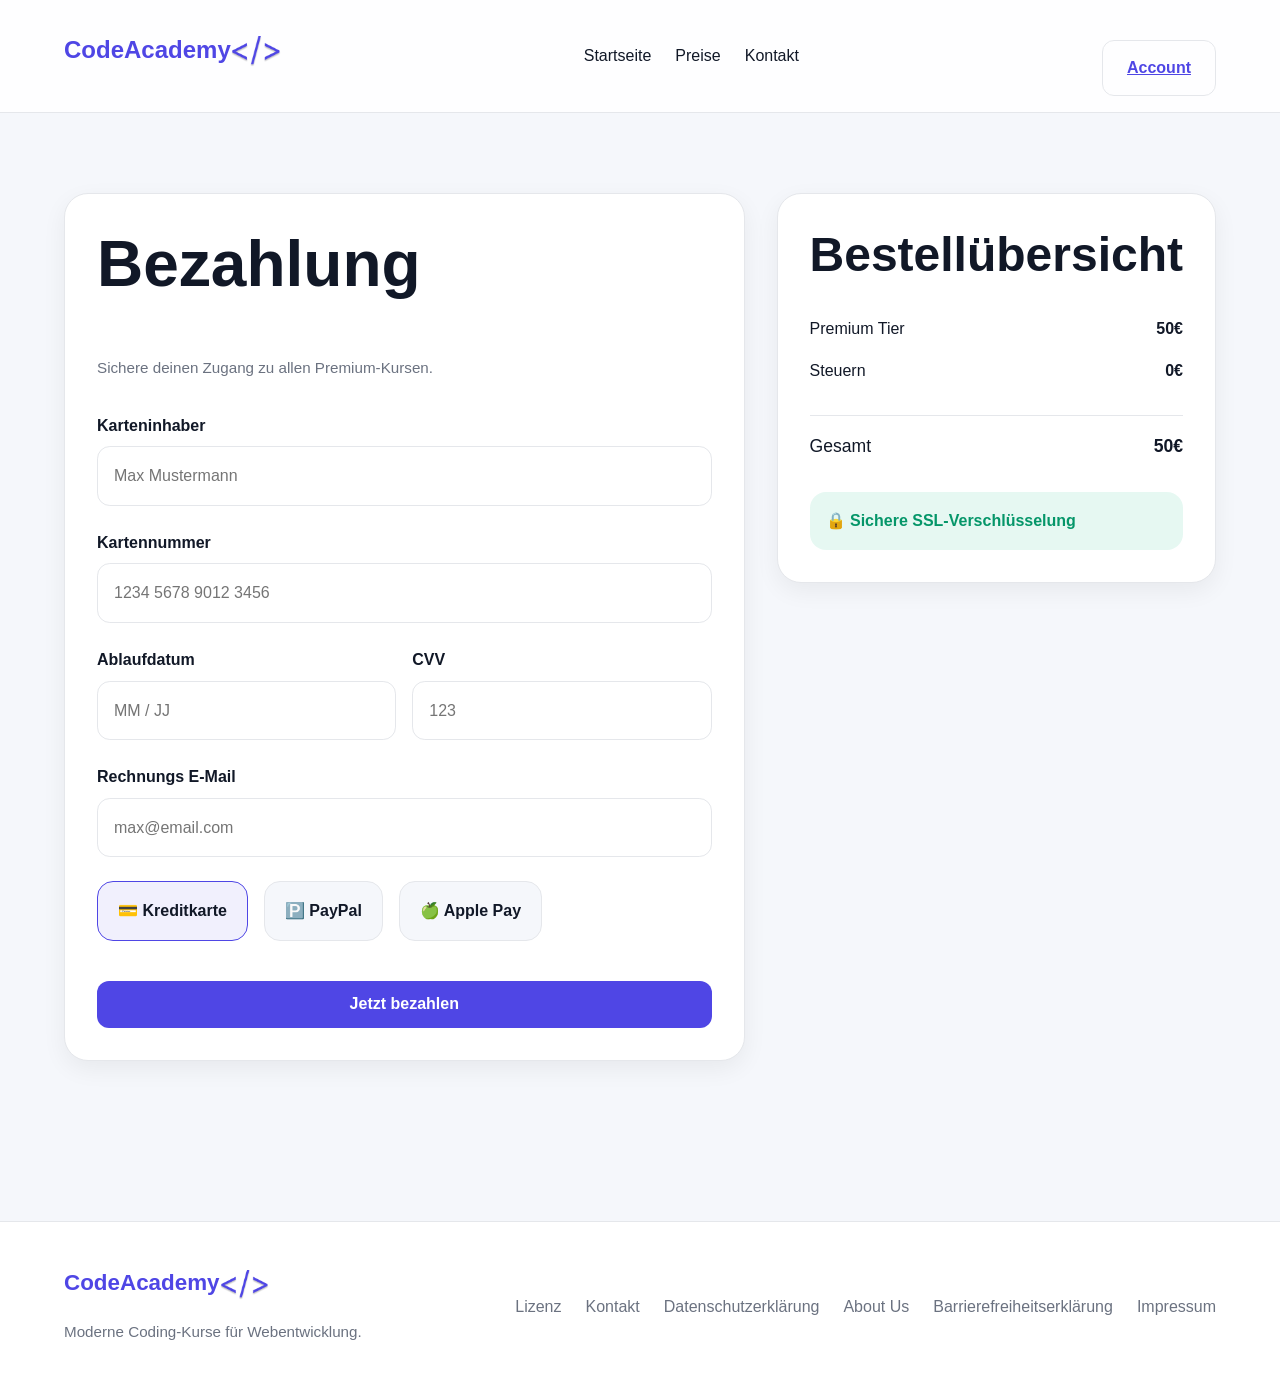
<file: pay.html>
<!DOCTYPE html>
<html lang="de">
<head>
  <meta charset="UTF-8" />
  <meta name="viewport" content="width=device-width, initial-scale=1.0" />

  <title>Checkout | CodeAcademy</title>

  <link rel="stylesheet" href="stylesheet.css" />
</head>

<body>

  <!-- HEADER -->
  <header class="header">
    <div class="container header-inner">
  <div class="logo">

  <span>
    CodeAcademy
  </span>

    <img style="padding-bottom: 10px;"
    src="images/bildmarke.png"
    alt="CodeAcademy Logo"
    class="logo-img"/>

</div>

      <nav class="nav">
        <a href="index.html">Startseite</a>
        <a href="index.html#preise">Preise</a>
        <a href="kontakt.html">Kontakt</a>
      </nav>

      <a href="register.html" class="btn secondary">
        Account
      </a>

    </div>
  </header>

  <!-- CHECKOUT -->
  <section class="section checkout-section">

    <div class="container checkout-container">

      <!-- LEFT -->
      <div class="checkout-card">

        <h1>Bezahlung</h1>

        <p class="muted">
          Sichere deinen Zugang zu allen Premium-Kursen.
        </p>

        <form class="checkout-form">

          <!-- CARD HOLDER -->
          <div class="form-group">
            <label for="name">
              Karteninhaber
            </label>

            <input
              type="text"
              id="name"
              placeholder="Max Mustermann"
            />
          </div>

          <!-- CARD NUMBER -->
          <div class="form-group">
            <label for="card">
              Kartennummer
            </label>

            <input
              type="text"
              id="card"
              placeholder="1234 5678 9012 3456"
            />
          </div>

          <!-- ROW -->
          <div class="payment-row">

            <div class="form-group">
              <label for="expiry">
                Ablaufdatum
              </label>

              <input
                type="text"
                id="expiry"
                placeholder="MM / JJ"
              />
            </div>

            <div class="form-group">
              <label for="cvv">
                CVV
              </label>

              <input
                type="text"
                id="cvv"
                placeholder="123"
              />
            </div>

          </div>

          <!-- BILLING -->
          <div class="form-group">
            <label for="email">
              Rechnungs E-Mail
            </label>

            <input
              type="email"
              id="email"
              placeholder="max@email.com"
            />
          </div>

          <!-- PAYMENT METHODS -->
          <div class="payment-methods">

            <div class="method active">
              💳 Kreditkarte
            </div>

            <div class="method">
              🅿️ PayPal
            </div>

            <div class="method">
              🍏 Apple Pay
            </div>

          </div>

          <!-- BUTTON -->
          <button class="btn payment-btn">
            Jetzt bezahlen
          </button>

        </form>

      </div>

      <!-- RIGHT -->
      <div class="summary-card">

        <h2>Bestellübersicht</h2>

        <div class="summary-item">
          <span>Premium Tier</span>
          <strong>50€</strong>
        </div>

        <div class="summary-item">
          <span>Steuern</span>
          <strong>0€</strong>
        </div>

        <div class="summary-item total">
          <span>Gesamt</span>
          <strong>50€</strong>
        </div>

        <div class="secure-box">
          🔒 Sichere SSL-Verschlüsselung
        </div>

      </div>

    </div>

  </section>


  <footer class="footer">
    <div class="container footer-inner">
  
      <div class="footer-logo">
        <div style="display: flex; flex-direction: row;">
        <h3>CodeAcademy</h3>


        <img style="padding-bottom: 20px;"
        src="images/bildmarke.png"
        alt="CodeAcademy Logo"
        class="logo-img"/>

        </div>
        <p class="muted">
          Moderne Coding-Kurse für Webentwicklung.
        </p>

          
      </div>
  
      <nav class="footer-nav">
        <a href="lizenz.html">Lizenz</a>
        <a href="kontakt.html">Kontakt</a>
        <a href="datenschutz.html">Datenschutzerklärung</a>
        <a href="aboutUs.html">About Us</a>
        <a href="barrierefreiheit.html">Barrierefreiheitserklärung</a>
        <a href="impressum.html">Impressum</a>
      </nav>
  
    </div>
  </footer>
</body>
</html>
</file>
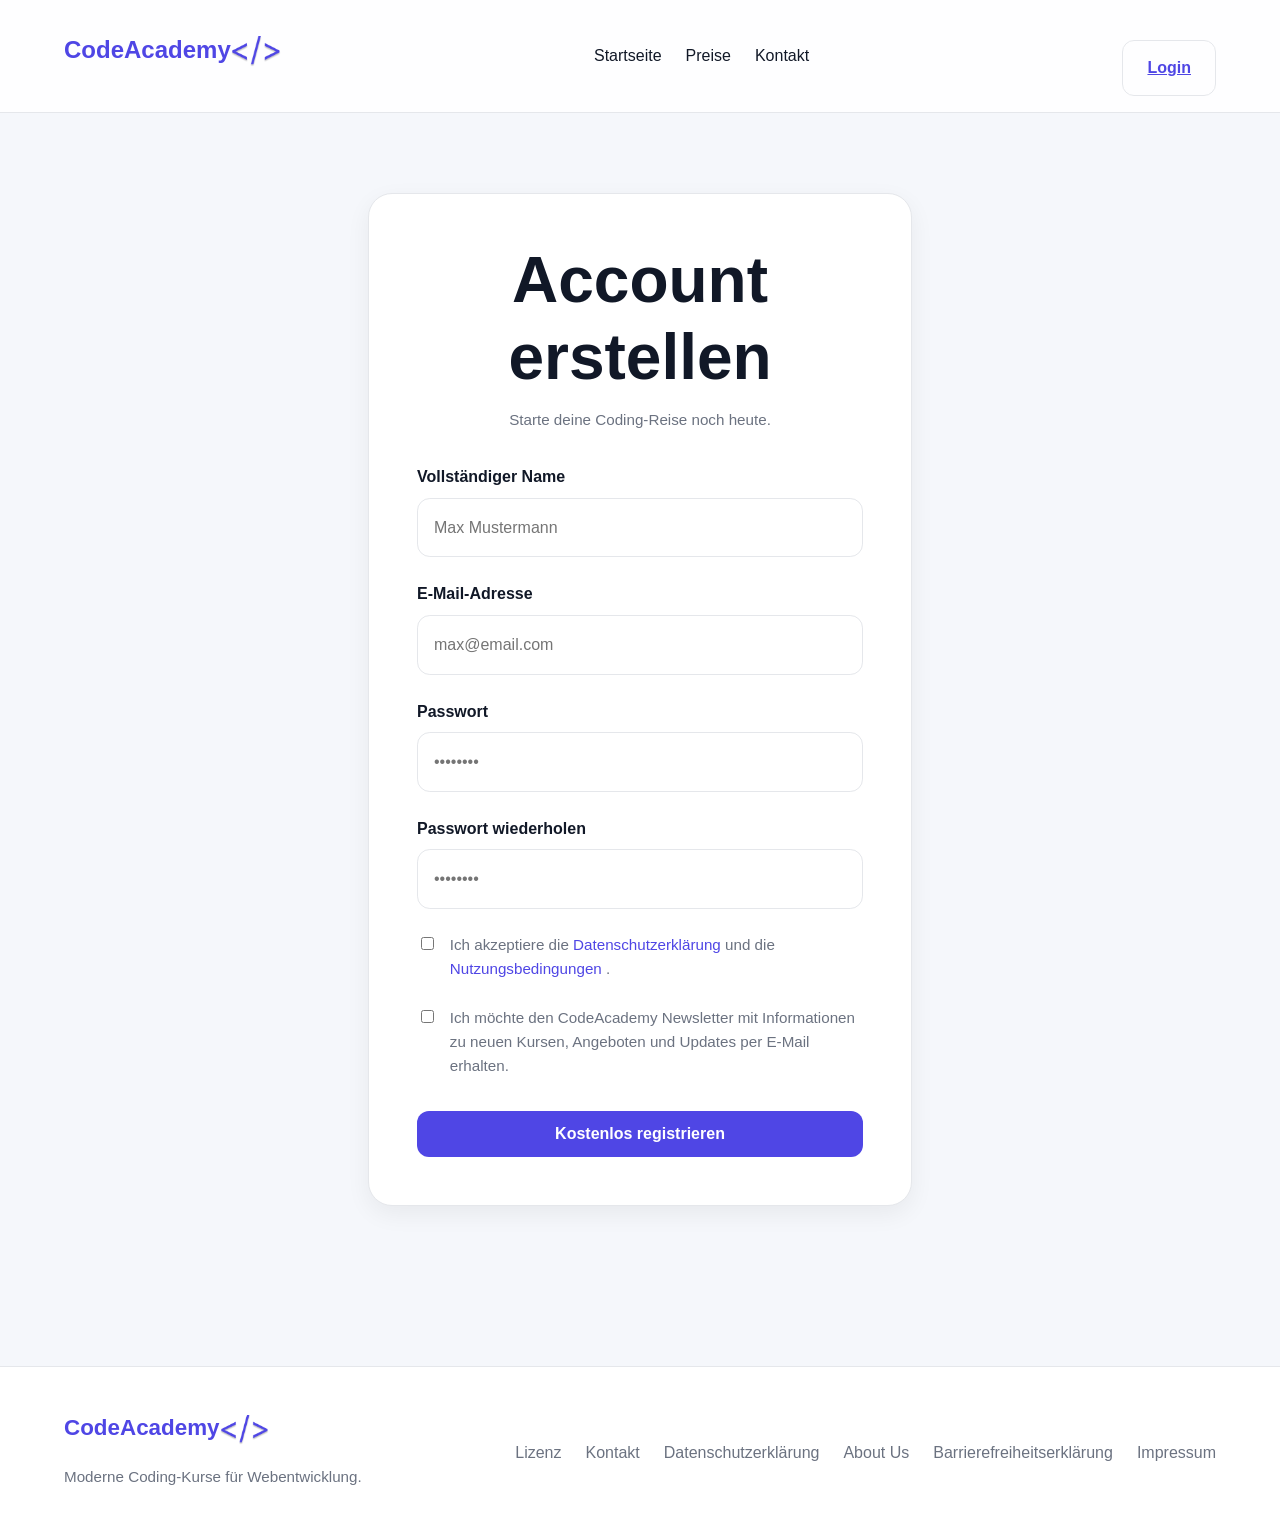
<file: register.html>
<!DOCTYPE html>
<html lang="de">
<head>
  <meta charset="UTF-8" />
  <meta name="viewport" content="width=device-width, initial-scale=1.0" />

  <title>Registrieren | CodeAcademy</title>

  <link rel="stylesheet" href="stylesheet.css" />
</head>

<body>

  <!-- HEADER -->
  <header class="header">
    <div class="container header-inner">

  <div class="logo">

  <span>
    CodeAcademy
  </span>

    <img style="padding-bottom: 10px;"
    src="images/bildmarke.png"
    alt="CodeAcademy Logo"
    class="logo-img"/>

</div>

      <nav class="nav">
        <a href="index.html">Startseite</a>
        <a href="index.html#preise">Preise</a>
        <a href="kontakt.html">Kontakt</a>
      </nav>

      <a href="login.html" class="btn secondary">
        Login
      </a>

    </div>
  </header>

  <!-- REGISTER -->
  <section class="section register-section">

    <div class="container">

      <div class="register-card">

        <div class="register-header">
          <h1>Account erstellen</h1>

          <p class="muted">
            Starte deine Coding-Reise noch heute.
          </p>
        </div>

        <form class="register-form">

          <!-- NAME -->
          <div class="form-group">

            <label for="fullname">
              Vollständiger Name
            </label>

            <input
              type="text"
              id="fullname"
              placeholder="Max Mustermann"
              required
              minlength="3"
            />

          </div>

          <!-- EMAIL -->
          <div class="form-group">

            <label for="email">
              E-Mail-Adresse
            </label>

            <input
              type="email"
              id="email"
              placeholder="max@email.com"
              required
            />

          </div>

          <!-- PASSWORD -->
          <div class="form-group">

            <label for="password">
              Passwort
            </label>

            <input
              type="password"
              id="password"
              placeholder="••••••••"
              required
              minlength="8"
            />

          </div>

          <!-- PASSWORD REPEAT -->
          <div class="form-group">

            <label for="repeat-password">
              Passwort wiederholen
            </label>

            <input
              type="password"
              id="repeat-password"
              placeholder="••••••••"
              required
              minlength="8"
            />

          </div>

          <!-- CHECKBOX -->
          <div class="checkbox-group">

            <input
              type="checkbox"
              id="terms"
              required
            />

            <label for="terms">

              Ich akzeptiere die

              <a href="datenschutz.html">
                Datenschutzerklärung
              </a>

              und die

              <a href="lizenz.html">
                Nutzungsbedingungen
              </a>.

            </label>

          </div>

                <!-- NEWSLETTER -->
      <div class="checkbox-group">

        <input
          type="checkbox"
          id="newsletter"
        />

        <label for="newsletter">

          Ich möchte den CodeAcademy Newsletter mit Informationen zu neuen Kursen,
          Angeboten und Updates per E-Mail erhalten.

        </label>

      </div>

          <!-- BUTTON -->
          <button type="submit" class="btn register-btn">
            Kostenlos registrieren
          </button>
        </form>
      </div>
    </div>

    

  </section>
  <footer class="footer">
    <div class="container footer-inner">
  
      <div class="footer-logo">
        <div style="display: flex; flex-direction: row;">
        <h3>CodeAcademy</h3>


        <img style="padding-bottom: 20px;"
        src="images/bildmarke.png"
        alt="CodeAcademy Logo"
        class="logo-img"/>

        </div>
        <p class="muted">
          Moderne Coding-Kurse für Webentwicklung.
        </p>

          
      </div>
  
      <nav class="footer-nav">
        <a href="lizenz.html">Lizenz</a>
        <a href="kontakt.html">Kontakt</a>
        <a href="datenschutz.html">Datenschutzerklärung</a>
        <a href="aboutUs.html">About Us</a>
        <a href="barrierefreiheit.html">Barrierefreiheitserklärung</a>
        <a href="impressum.html">Impressum</a>
      </nav>
  
    </div>
  </footer>

</body>
</html>
</file>
<file: stylesheet.css>
/* =========================
   DESIGN SYSTEM
========================= */
:root {
  --primary: #4f46e5;
  --primary-dark: #3730a3;
  --primary-light: #6366f1;

  --accent: #10b981;

  --bg: #f5f7fb;
  --surface: #ffffff;
  --surface-hover: #f9fafb;

  --border: #e5e7eb;

  --text: #111827;
  --muted: #6b7280;

  --radius: 1rem;
  --shadow: 0 0.5rem 1.5rem rgba(0, 0, 0, 0.06);

  --transition: 0.25s ease;

  font-family:
  "Roboto",
  "Google Sans",
  sans-serif;
}

/* =========================
   RESET & BASE
========================= */
*,
*::before,
*::after {
  box-sizing: border-box;
}

html {
  scroll-behavior: smooth;
}

body {
  margin: 0;
  font-family: var(--font);
  background: var(--bg);
  color: var(--text);
  line-height: 1.6;
}



/* =========================
   LAYOUT
========================= */
.container {
  width: min(90%, 75rem);
  margin-inline: auto;
}

.section {
  padding: 5rem 0;
}

.section.alt {
  background: linear-gradient(
    to bottom,
    #ffffff,
    #f8fafc
  );
}

/* =========================
   TYPOGRAPHY
========================= */
h1,
h2,
h3 {
  margin-top: 0;
  line-height: 1.2;
}

h1 {
  font-size: clamp(2.5rem, 5vw, 4rem);
}

h2 {
  font-size: clamp(2rem, 4vw, 3rem);
  margin-bottom: 3rem;
  text-align: center;
}

h3 {
  font-size: 1.4rem;
  margin-bottom: 0.5rem;
}

p {
  margin: 0;
}

.muted {
  color: var(--muted);
  font-size: 0.95rem;
}

/* =========================
   GRID
========================= */
.grid {
  display: grid;
  grid-template-columns: repeat(auto-fit, minmax(16rem, 1fr));
  gap: 2rem;
}

/* =========================
   CARD
========================= */
.card {
  background: var(--surface);
  border: 1px solid var(--border);
  border-radius: var(--radius);
  padding: 2rem;
  box-shadow: var(--shadow);

  transition:
    transform var(--transition),
    box-shadow var(--transition),
    border-color var(--transition);
}

.card:hover {
  transform: translateY(-0.35rem);
  border-color: var(--primary-light);
  box-shadow: 0 1rem 2rem rgba(79, 70, 229, 0.12);
}

.card h3 {
  color: var(--primary-dark);
}

/* =========================
   BUTTONS
========================= */
.btn {
  display: inline-flex;
  align-items: center;
  justify-content: center;

  margin-top: 1.5rem;
  padding: 0.9rem 1.5rem;

  border: none;
  border-radius: 0.75rem;

  background: var(--primary);
  color: white;

  font-size: 1rem;
  font-weight: 600;

  cursor: pointer;

  transition:
    background var(--transition),
    transform var(--transition),
    box-shadow var(--transition);
}

.btn:hover {
  background: var(--primary-light);
  transform: translateY(-2px);
  box-shadow: 0 0.5rem 1rem rgba(79, 70, 229, 0.2);
}

.btn:active {
  transform: translateY(0);
}

.btn:focus-visible {
  outline: 3px solid rgba(99, 102, 241, 0.4);
  outline-offset: 3px;
}

.btn.secondary {
  background: transparent;
  color: var(--primary);
  border: 1px solid var(--border);
}

.btn.secondary:hover {
  background: var(--surface-hover);
}

/* =========================
   HERO ACTIONS
========================= */
.hero-actions {
  display: flex;
  justify-content: center;
  gap: 1rem;
  margin-top: 3rem;
  flex-wrap: wrap;
}




/* =========================
   HEADER
========================= */
.header {
  position: sticky;
  top: 0;
  z-index: 100;

  background: rgba(255, 255, 255, 0.85);
  backdrop-filter: blur(10px);

  border-bottom: 1px solid var(--border);
}

.header-inner {
  display: flex;
  align-items: center;
  justify-content: space-between;

  gap: 2rem;
  padding: 1rem 0;
}

.logo {
  font-size: 1.5rem;
  font-weight: 800;
  color: var(--primary);
  display: flex;
  flex-direction: row;
}


.logo-img {
  width: 50px;
  height: 50px;

  object-fit: contain;
}
.nav {
  display: flex;
  align-items: center;
  gap: 1.5rem;
}

.nav a {
  position: relative;

  text-decoration: none;
  color: var(--text);
  font-weight: 500;

  transition: color var(--transition);
}

.nav a:hover {
  color: var(--primary);
}

.nav a::after {
  content: "";

  position: absolute;
  left: 0;
  bottom: -0.3rem;

  width: 0%;
  height: 2px;

  background: var(--primary);

  transition: width var(--transition);
}

.nav a:hover::after {
  width: 100%;
}

/* =========================
   HERO
========================= */
.hero {
  padding: 6rem 0;
}

.hero-inner {
  display: flex;
  flex-direction: row;
  gap: 4rem;
  align-items: center;
}

/* =========================
   FOOTER
========================= */
.footer {
  margin-top: 5rem;
  padding: 3rem 0;

  background: var(--surface);
  border-top: 1px solid var(--border);

  text-align: center;
  color: var(--muted);
}

/* =========================
   RESPONSIVE
========================= */
@media (max-width: 60rem) {
  .hero-inner {
    grid-template-columns: 1fr;
    text-align: center;
  }

  .hero-actions {
    justify-content: center;
  }
}

@media (max-width: 40rem) {
  .section {
    padding: 4rem 0;
  }

  .header-inner {
    flex-direction: column;
  }

  .nav {
    flex-wrap: wrap;
    justify-content: center;
  }

  .hero-actions {
    flex-direction: column;
    align-items: stretch;
  }

  .btn {
    width: 100%;
  }

  .grid {
    grid-template-columns: 1fr;
  }

}


  /* =========================
   FOOTER
========================= */
.footer {
  margin-top: 5rem;
  padding: 3rem 0;

  background: var(--surface);
  border-top: 1px solid var(--border);
}

.footer-inner {
  display: flex;
  justify-content: space-between;
  align-items: center;
  gap: 2rem;
  flex-wrap: wrap;
}

.footer-logo h3 {
  margin-bottom: 0.5rem;
  color: var(--primary);
}

.footer-nav {
  display: flex;
  gap: 1.5rem;
  flex-wrap: wrap;
}

.footer-nav a {
  text-decoration: none;
  color: var(--muted);
  font-weight: 500;

  transition: color var(--transition);
}

.footer-nav a:hover {
  color: var(--primary);
}

/* =========================
   FOOTER RESPONSIVE
========================= */
@media (max-width: 40rem) {
  .footer-inner {
    flex-direction: column;
    text-align: center;
  }

  .footer-nav {
    justify-content: center;
  }
}


/* =========================
   LEGAL PAGE
========================= */
.legal-page {
  max-width: 50rem;
}

.legal-page h1 {
  margin-bottom: 1rem;
}

.legal-block {
  margin-top: 3rem;
}

.legal-block h2 {
  text-align: left;
  margin-bottom: 1rem;
  font-size: 1.5rem;
}

.legal-block ul {
  padding-left: 1.5rem;
}

.legal-block li {
  margin-bottom: 0.5rem;
}


/* =========================
   CONTACT PAGE
========================= */
.contact-page {
  max-width: 70rem;
}

.contact-intro {
  margin-bottom: 3rem;
}

.contact-grid {
  display: grid;
  grid-template-columns: 2fr 1fr;
  gap: 2rem;
}

/* =========================
   FORM
========================= */
.contact-form {
  display: flex;
  flex-direction: column;
  gap: 1.5rem;
}

.form-group {
  display: flex;
  flex-direction: column;
}

.form-group label {
  margin-bottom: 0.5rem;
  font-weight: 600;
}

.form-group input,
.form-group textarea {
  padding: 1rem;

  border: 1px solid var(--border);
  border-radius: 0.75rem;

  font: inherit;

  background: var(--surface);

  transition:
    border-color var(--transition),
    box-shadow var(--transition);
}

.form-group input:focus,
.form-group textarea:focus {
  outline: none;
  border-color: var(--primary-light);

  box-shadow: 0 0 0 4px rgba(99, 102, 241, 0.12);
}

textarea {
  resize: vertical;
}

/* =========================
   CONTACT INFO
========================= */
.contact-info h3 {
  margin-bottom: 1rem;
}

.info-block {
  margin-top: 2rem;
}

.info-block strong {
  display: block;
  margin-bottom: 0.4rem;
}

/* =========================
   RESPONSIVE
========================= */
@media (max-width: 50rem) {
  .contact-grid {
    grid-template-columns: 1fr;
  }
}



/* =========================
   REGISTER PAGE
========================= */
.register-section {
  min-height: 100vh;

  display: flex;
  align-items: center;
  justify-content: center;
}

.register-card {
  max-width: 34rem;
  margin: auto;

  background: var(--surface);

  border: 1px solid var(--border);
  border-radius: 1.5rem;

  padding: 3rem;

  box-shadow: var(--shadow);
}

.register-header {
  text-align: center;
  margin-bottom: 2rem;
}

.register-header h1 {
  margin-bottom: 0.75rem;
}

/* =========================
   FORM
========================= */
.register-form {
  display: flex;
  flex-direction: column;
  gap: 1.5rem;
}

.form-group {
  display: flex;
  flex-direction: column;
}

.form-group label {
  margin-bottom: 0.5rem;
  font-weight: 600;
}

.form-group input {
  padding: 1rem;

  border: 1px solid var(--border);
  border-radius: 0.8rem;

  font: inherit;

  background: var(--surface);

  transition:
    border-color var(--transition),
    box-shadow var(--transition);
}

.form-group input:focus {
  outline: none;

  border-color: var(--primary-light);

  box-shadow: 0 0 0 4px rgba(99, 102, 241, 0.12);
}

/* =========================
   CHECKBOX
========================= */
.checkbox-group {
  display: flex;
  align-items: flex-start;
  gap: 0.8rem;

  font-size: 0.95rem;
  color: var(--muted);
}

.checkbox-group input {
  margin-top: 0.25rem;
}

.checkbox-group a {
  color: var(--primary);
  text-decoration: none;
}

.checkbox-group a:hover {
  text-decoration: underline;
}

/* =========================
   BUTTON
========================= */
.register-btn {
  width: 100%;
  margin-top: 0.5rem;
}

/* =========================
   FOOTER
========================= */
.register-footer {
  margin-top: 2rem;
  text-align: center;
}

.register-footer a {
  color: var(--primary);
  text-decoration: none;
  font-weight: 600;
}

.register-footer a:hover {
  text-decoration: underline;
}

/* =========================
   RESPONSIVE
========================= */
@media (max-width: 40rem) {

  .register-card {
    padding: 2rem;
  }

}


.btn a {
  color: inherit;
  text-decoration: none;
}



/* =========================
   CHECKOUT PAGE
========================= */
.checkout-container {
  display: grid;
  grid-template-columns: 2fr 1fr;
  gap: 2rem;

  align-items: start;
}

/* =========================
   CARDS
========================= */
.checkout-card,
.summary-card {
  background: var(--surface);

  border: 1px solid var(--border);
  border-radius: 1.5rem;

  padding: 2rem;

  box-shadow: var(--shadow);
}

/* =========================
   FORM
========================= */
.checkout-form {
  display: flex;
  flex-direction: column;
  gap: 1.5rem;

  margin-top: 2rem;
}

.form-group {
  display: flex;
  flex-direction: column;
}

.form-group label {
  margin-bottom: 0.5rem;
  font-weight: 600;
}

.form-group input {
  padding: 1rem;

  border: 1px solid var(--border);
  border-radius: 0.8rem;

  font: inherit;

  transition:
    border-color var(--transition),
    box-shadow var(--transition);
}

.form-group input:focus {
  outline: none;

  border-color: var(--primary-light);

  box-shadow: 0 0 0 4px rgba(99, 102, 241, 0.12);
}

/* =========================
   ROW
========================= */
.payment-row {
  display: grid;
  grid-template-columns: 1fr 1fr;
  gap: 1rem;
}

/* =========================
   METHODS
========================= */
.payment-methods {
  display: flex;
  gap: 1rem;
  flex-wrap: wrap;
}

.method {
  padding: 1rem 1.25rem;

  border: 1px solid var(--border);
  border-radius: 1rem;

  background: var(--bg);

  font-weight: 600;

  cursor: pointer;

  transition:
    border-color var(--transition),
    background var(--transition);
}

.method:hover {
  border-color: var(--primary);
}

.method.active {
  border-color: var(--primary);
  background: rgba(79, 70, 229, 0.08);
}

/* =========================
   BUTTON
========================= */
.payment-btn {
  width: 100%;
  margin-top: 1rem;
}

/* =========================
   SUMMARY
========================= */
.summary-card h2 {
  text-align: left;
  margin-bottom: 2rem;
}

.summary-item {
  display: flex;
  justify-content: space-between;

  margin-bottom: 1rem;
}

.summary-item.total {
  margin-top: 2rem;
  padding-top: 1rem;

  border-top: 1px solid var(--border);

  font-size: 1.1rem;
}

.secure-box {
  margin-top: 2rem;

  padding: 1rem;

  border-radius: 1rem;

  background: rgba(16, 185, 129, 0.1);

  color: #059669;
  font-weight: 600;
}

/* =========================
   RESPONSIVE
========================= */
@media (max-width: 60rem) {

  .checkout-container {
    grid-template-columns: 1fr;
  }

}

@media (max-width: 40rem) {

  .payment-row {
    grid-template-columns: 1fr;
  }

}


/* =========================
   HERO LOGO
========================= */
.hero-brand {
  margin-bottom: 2rem;
  display: flex;
  flex-direction: row;
}

.hero-logo {
  width: 8rem;
  height: 8rem;

  object-fit: contain;

  filter: drop-shadow(
    0 10px 20px rgba(79, 70, 229, 0.2)
  );
}

/* =========================
   PATTERN DIVIDER
========================= */
.pattern-divider {
  width: 100%;

  display: flex;
  align-items: center;
  justify-content: space-between;

  overflow: hidden;

  padding: 2rem 0;
}

/* =========================
   PATTERN IMAGE
========================= */
.pattern-img {
  width: 22rem;
  height: auto;

  opacity: 0.5;

  flex-shrink: 0;
}


/* =========================
   NEWSLETTER
========================= */
.newsletter-box {
  margin-top: 3rem;

  padding: 2rem;

  background: var(--surface);

  border: 1px solid var(--border);
  border-radius: 1.5rem;

  box-shadow: var(--shadow);

  text-align: center;
}

.newsletter-box h2 {
  margin-bottom: 1rem;
}

.newsletter-form {
  display: flex;
  gap: 1rem;

  margin-top: 1.5rem;
}

.newsletter-form input {
  flex: 1;

  padding: 1rem;

  border: 1px solid var(--border);
  border-radius: 0.8rem;

  font: inherit;
}

.newsletter-info {
  margin-top: 1rem;

  font-size: 0.9rem;
  color: var(--muted);
}

/* =========================
   RESPONSIVE
========================= */
@media (max-width: 40rem) {

  .newsletter-form {
    flex-direction: column;
  }

}
</file>
